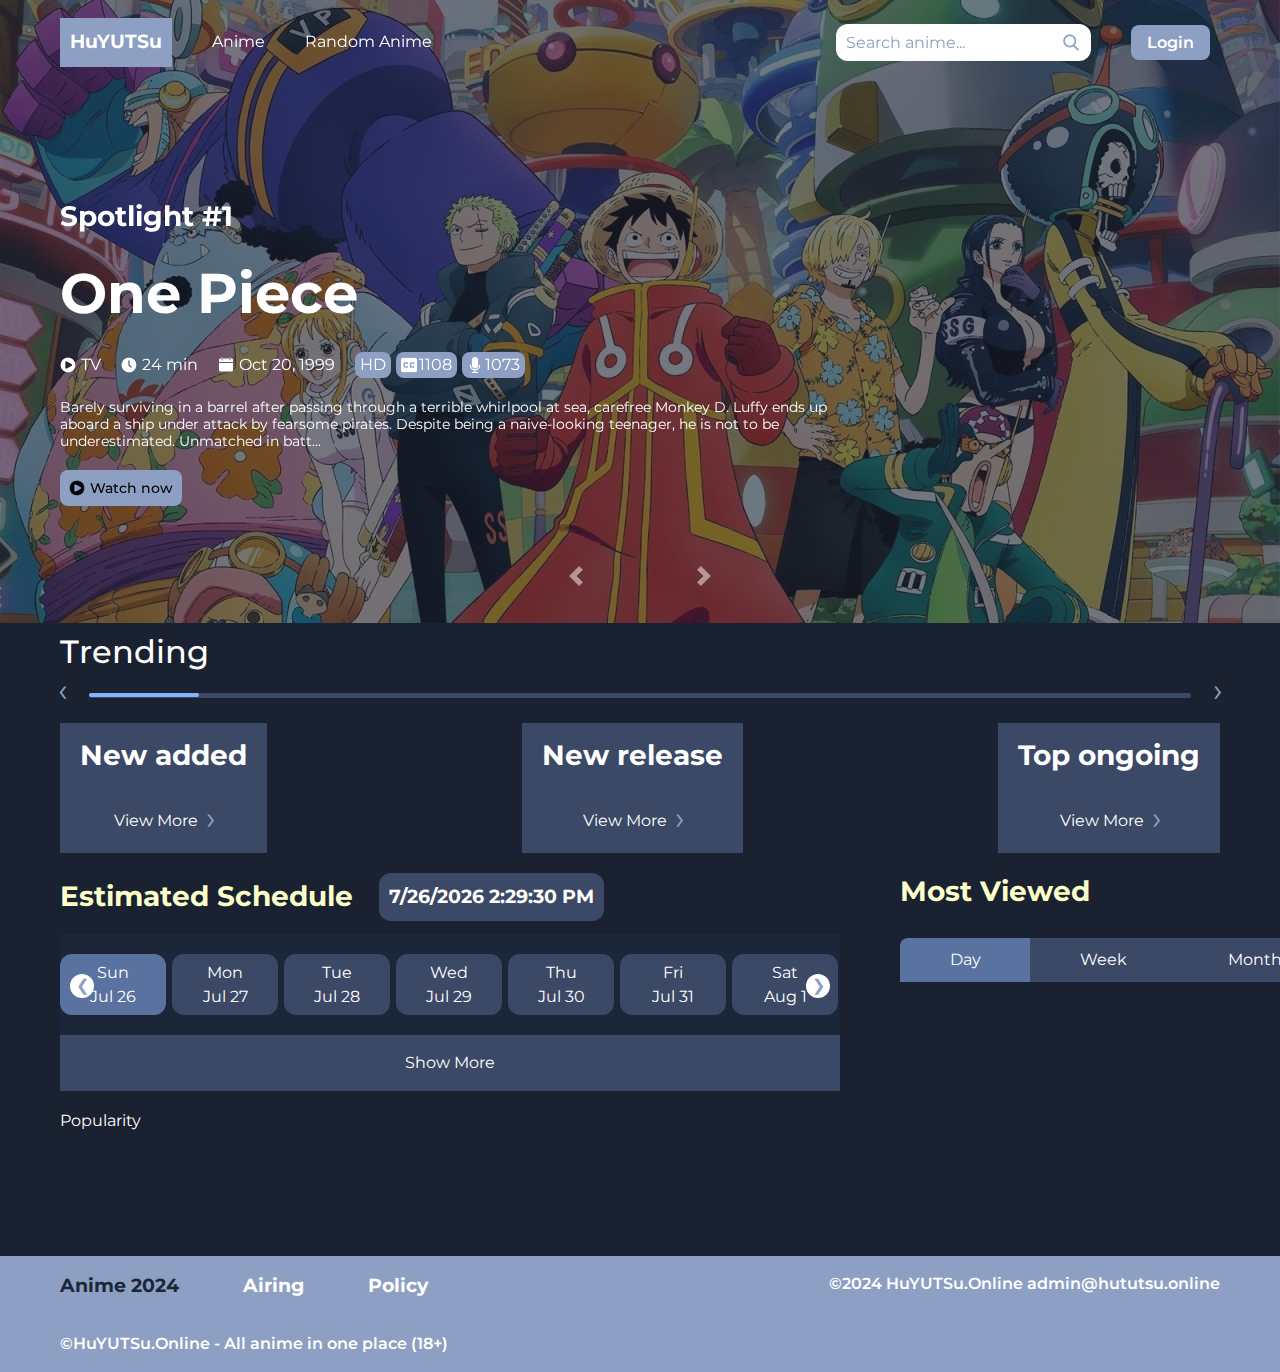
<file: index.html>
<!DOCTYPE html>
<html lang="en">
<head>
    <meta charset="UTF-8">
    <meta name="viewport" content="width=device-width, initial-scale=1.0">
    <link rel="stylesheet" href="https://cdn.jsdelivr.net/npm/bootstrap@4.3.1/dist/css/bootstrap.min.css" integrity="sha384-ggOyR0iXCbMQv3Xipma34MD+dH/1fQ784/j6cY/iJTQUOhcWr7x9JvoRxT2MZw1T" crossorigin="anonymous"> 
    <link rel="preconnect" href="https://fonts.googleapis.com">
    <link rel="preconnect" href="https://fonts.gstatic.com" crossorigin>
    <link href="https://fonts.googleapis.com/css2?family=Montserrat:ital,wght@0,100..900;1,100..900&display=swap" rel="stylesheet">
    <link rel="stylesheet" href="assets/style.css">
    <title>asdas</title>
</head>
<body>
  <div class="screen-blur"></div>
  <!-- <div class="header-contain">
    <ul class="header-list">
      <li class="header-title header-element">Huyutsu</li>
      <li class="header-element">Anime</li>
      <li class="header-element">Random Anime</li>
    </ul>
    <div class="header-list-2">
       <input type="text" class="header-element" placeholder="Search anime...">
      <div class="login">Login</div>
    </div>
  </div> -->
  <my-header></my-header>

    <div id="carouselExampleControls" class="carousel slide" data-ride="carousel" data-bs-interval="10">
        <div class="carousel-inner" >
        </div>
        <a class="carousel-control-prev" href="#carouselExampleControls" role="button" data-slide="prev">
          <span class="carousel-control-prev-icon" aria-hidden="true"></span>
          <span class="sr-only">Previous</span>
        </a>
        <a class="carousel-control-next" href="#carouselExampleControls" role="button" data-slide="next">
          <span class="carousel-control-next-icon" aria-hidden="true"></span>
          <span class="sr-only">Next</span>
        </a>
      </div>
      <div class="container-1">
        <div class="wrapper">
          <div class="h2" style="color: #ffff;">Trending</div>
          <div class="anime-list" id="anime-list">
            
          </div>
          <div class="scroll-menu">
            <div class="anime-car-prev chevron">&lsaquo;  </div>
              <div class="scrollbar-wrapper">
                <div class="scroll-bar"></div>
              </div>
              <div class="anime-car-next chevron">&rsaquo;</div>
            </div>
          </div>
      </div>

      <!-- <section class="new-top">
        <div class="container-1">
          <div class="new-added">
            <h3 class="another-color" style="color: #ffff;">New added</h3>
              <div class="new-added-anime another-color">
                <img src="assets/Images/Naruto.jpg" alt="">
                
                <div class="new-added-anime-desk">
                  <div class="new-added-anime-name">Naruto</div>
                  <ul class="new-added-anime-desk-list">
                    <li class="new-added-anime-element">Anime</li>
                    <li class="new-added-anime-element"><img src="assets/Images/Ellipse 13.png" alt="">Ep 1</li>
                    <li class="new-added-anime-element"><img src="assets/Images/Ellipse 13.png" alt="">21 min</li>
                  </ul>
                </div>
              </div>
              <div class="new-added-anime another-color">
                <img src="assets/Images/Naruto.jpg" alt="">
                
                <div class="new-added-anime-desk">
                  <div class="new-added-anime-name">Naruto</div>
                  <ul class="new-added-anime-desk-list">
                    <li class="new-added-anime-element">Anime</li>
                    <li class="new-added-anime-element"><img src="assets/Images/Ellipse 13.png" alt="">Ep 1</li>
                    <li class="new-added-anime-element"><img src="assets/Images/Ellipse 13.png" alt="">21 min</li>
                  </ul>
                </div>
              </div>
              <div class="new-added-anime another-color">
                <img src="assets/Images/Naruto.jpg" alt="">
                <div class="new-added-anime-desk">
                  <div class="new-added-anime-name">Naruto</div>
                  <ul class="new-added-anime-desk-list">
                    <li class="new-added-anime-element">Anime</li>
                    <li class="new-added-anime-element"><img src="assets/Images/Ellipse 13.png" alt="">Ep 1</li>
                    <li class="new-added-anime-element"><img src="assets/Images/Ellipse 13.png" alt="">21 min</li>
                  </ul>
                </div>
              </div>
              <div class="view-more another-color">View More</div>
          </div>
          <div class="new-added">
            <h3 class="another-color" style="color: #ffff;">New release</h3>
              <div class="new-added-anime another-color">
                <img src="assets/Images/Naruto.jpg" alt="">
                
                <div class="new-added-anime-desk">
                  <div class="new-added-anime-name">Naruto</div>
                  <ul class="new-added-anime-desk-list">
                    <li class="new-added-anime-element">Anime</li>
                    <li class="new-added-anime-element"><img src="assets/Images/Ellipse 13.png" alt="">Ep 1</li>
                    <li class="new-added-anime-element"><img src="assets/Images/Ellipse 13.png" alt="">21 min</li>
                  </ul>
                </div>
              </div>
              <div class="new-added-anime another-color">
                <img src="assets/Images/Naruto.jpg" alt="">
                
                <div class="new-added-anime-desk">
                  <div class="new-added-anime-name">Naruto</div>
                  <ul class="new-added-anime-desk-list">
                    <li class="new-added-anime-element">Anime</li>
                    <li class="new-added-anime-element"><img src="assets/Images/Ellipse 13.png" alt="">Ep 1</li>
                    <li class="new-added-anime-element"><img src="assets/Images/Ellipse 13.png" alt="">21 min</li>
                  </ul>
                </div>
              </div>
              <div class="new-added-anime another-color">
                <img src="assets/Images/Naruto.jpg" alt="">
                <div class="new-added-anime-desk">
                  <div class="new-added-anime-name">Naruto</div>
                  <ul class="new-added-anime-desk-list">
                    <li class="new-added-anime-element">Anime</li>
                    <li class="new-added-anime-element"><img src="assets/Images/Ellipse 13.png" alt="">Ep 1</li>
                    <li class="new-added-anime-element"><img src="assets/Images/Ellipse 13.png" alt="">21 min</li>
                  </ul>
                </div>
              </div>
              <div class="view-more another-color">View More</div>
          </div>
          <div class="new-added">
            <h3 class="another-color" style="color: #ffff;">Top ongoing</h3>
              <div class="new-added-anime another-color">
                <img src="assets/Images/Naruto.jpg" alt="">
                
                <div class="new-added-anime-desk">
                  <div class="new-added-anime-name">Naruto</div>
                  <ul class="new-added-anime-desk-list">
                    <li class="new-added-anime-element">Anime</li>
                    <li class="new-added-anime-element"><img src="assets/Images/Ellipse 13.png" alt="">Ep 1</li>
                    <li class="new-added-anime-element"><img src="assets/Images/Ellipse 13.png" alt="">21 min</li>
                  </ul>
                </div>
              </div>
              <div class="new-added-anime another-color">
                <img src="assets/Images/Naruto.jpg" alt="">
                
                <div class="new-added-anime-desk">
                  <div class="new-added-anime-name">Naruto</div>
                  <ul class="new-added-anime-desk-list">
                    <li class="new-added-anime-element">Anime</li>
                    <li class="new-added-anime-element"><img src="assets/Images/Ellipse 13.png" alt="">Ep 1</li>
                    <li class="new-added-anime-element"><img src="assets/Images/Ellipse 13.png" alt="">21 min</li>
                  </ul>
                </div>
              </div>
              <div class="new-added-anime another-color">
                <img src="assets/Images/Naruto.jpg" alt="">
                <div class="new-added-anime-desk">
                  <div class="new-added-anime-name">Naruto</div>
                  <ul class="new-added-anime-desk-list">
                    <li class="new-added-anime-element">Anime</li>
                    <li class="new-added-anime-element"><img src="assets/Images/Ellipse 13.png" alt="">Ep 1</li>
                    <li class="new-added-anime-element"><img src="assets/Images/Ellipse 13.png" alt="">21 min</li>
                  </ul>
                </div>
              </div>
              <div class="view-more another-color">View More</div>  
          </div>
        </div>
      </section> -->
      <div class="container-1">
        <section class="new-top">
              <div id="new-added" class="new-added">
                  <h3 class="new-another-color new-added-1" style="color: #ffff;">New added</h3>
                  <div id="new-added-list"></div>
                  <div class="view-more new-another-color">View More <span class="chevron">&rsaquo;</span></div>
              </div>
              <div id="new-release" class="new-added">
                  <h3 class="new-another-color new-added-1" style="color: #ffff;">New release</h3>
                  <div id="new-release-list"></div>
                  <div class="view-more new-another-color">View More <span class="chevron">&rsaquo;</span></div>
              </div>
              <div id="top-ongoing" class="new-added">
                  <h3 class="new-another-color new-added-1" style="color: #ffff;">Top ongoing</h3>
                  <div id="top-ongoing-list"></div>
                  <div class="view-more new-another-color">View More <span class="chevron">&rsaquo;</span></div>
              </div>
        </section>
      </div>

    <div class="container-1">
      <!-- <div class="schedule-rate">
        <section class="estimated-schedule">
          <div class="estimated-schedule-header">
            <h2>Estimated Schedule</h2>
            <div class="today-date"></div>
            </div>
            <div class="date-carousel-wrapper">
              <button class="date-carousel-btn left">&#10094;</button>
              <div class="date-carousel">
                <div class="date-cell">Fri <span class="date">June 14</span></div>
                <div class="date-cell">Fri <span class="date">June 14</span></div>
                <div class="date-cell">Fri <span class="date">June 14</span></div>
                <div class="date-cell">Fri <span class="date">June 14</span></div>
                <div class="date-cell">Fri <span class="date">June 14</span></div>
                <div class="date-cell">Fri <span class="date">June 14</span></div>
                <div class="date-cell">Fri <span class="date">June 14</span></div>
                <div class="date-cell">Fri <span class="date">June 14</span></div>
                <div class="date-cell">Fri <span class="date">June 14</span></div>
                <div class="date-cell">Fri <span class="date">June 14</span></div>
                <div class="date-cell">Fri <span class="date">June 15</span></div>
                <div class="date-cell">Fri <span class="date">June 16</span></div>
                <div class="date-cell">Fri <span class="date">June 17</span></div>
                <div class="date-cell">Fri <span class="date">June 18</span></div>
              </div>
              <button class="date-carousel-btn right">&#10095;</button>
            </div>
            <div class="series-rel">
              <div class="new-ser">
                <div class="date-name">
                <div class="new-ser-rel-time">1:00</div>
                <div class="anime-name">My hero akademia</div>
              </div>
                <div class="episode"><img src="assets/Images/player button.png" alt="">Episode 12</div>
              </div>
              <div class="new-ser">
                <div class="date-name">
                <div class="new-ser-rel-time">1:00</div>
                <div class="anime-name">My hero akademia</div>
              </div>
                <div class="episode"><img src="assets/Images/player button.png" alt="">Episode 12</div>
              </div>
              <div class="new-ser">
                <div class="date-name">
                <div class="new-ser-rel-time">1:00</div>
                <div class="anime-name">My hero akademia</div>
              </div>
                <div class="episode"><img src="assets/Images/player button.png" alt="">Episode 12</div>
              </div>
              <div class="new-ser">
                <div class="date-name">
                <div class="new-ser-rel-time">1:00</div>
                <div class="anime-name">My hero akademia</div>
              </div>
                <div class="episode"><img src="assets/Images/player button.png" alt="">Episode 12</div>
              </div>
              <div class="new-ser">
                <div class="date-name">
                <div class="new-ser-rel-time">1:00</div>
                <div class="anime-name">My hero akademia</div>
              </div>
                <div class="episode"><img src="assets/Images/player button.png" alt="">Episode 12</div>
              </div>
              <div class="new-ser">
                <div class="date-name">
                <div class="new-ser-rel-time">1:00</div>
                <div class="anime-name">My hero akademia</div>
              </div>
                <div class="episode"><img src="assets/Images/player button.png" alt="">Episode 12</div>
              </div>
            </div>
            <div class="show-more">Show More</div>
        </section>
        <aside class="most-viewed"><h2>Most Viewed</h2></aside>
      </div> -->
      <div class="schedule-rate">
        <section class="estimated-schedule">
          <div class="estimated-schedule-header">
            <h2>Estimated Schedule</h2>
            <div class="today-date"></div>
          </div>
          <div class="date-carousel-wrapper">
            <button class="date-carousel-btn left">&#10094;</button>
            <div class="date-carousel" id="date-carousel">
            </div>
            <button class="date-carousel-btn right">&#10095;</button>
          </div>
          <div class="series-rel" id="series-rel">
          </div>
          <!-- <div class="show-more">Show More</div> -->
        </section>
        <!-- <aside class="most-viewed">
          <h2>Most Viewed</h2>
            <div class="most-viewed-wrapper">
              <div class="day-week-month">
                <div class="day-week-month-element day">Day</div>
                <div class="day-week-month-element week">Week</div>
                <div class="day-week-month-element month">Month</div>
              </div>
              <div class="most-viewed-anime">
                <div class="counter">01</div>
                <div class="most-viewed-anime-element">
                  <img src="assets/Images/Naruto.jpg" alt="">
                  <div class="most-viewed-anime-element-content">
                    <div class="most-viewed-anime-title">Naruto</div>
                    <div class="likes-views">
                      <div class="views">
                        <img src="assets/Images/eye.png" alt="">
                        482k
                      </div> 
                      <div class="likes">
                        <img src="assets/Images/heart.png" alt="">
                        50k
                      </div>
                    </div>
                  </div>
                </div>
              </div>
              <div class="most-viewed-anime">
                <div class="counter">02</div>
                <div class="most-viewed-anime-element">
                  <img src="assets/Images/Naruto.jpg" alt="">
                  <div class="most-viewed-anime-element-content">
                    <div class="most-viewed-anime-title">Naruto</div>
                    <div class="likes-views">
                      <div class="views">
                        <img src="assets/Images/eye.png" alt="">
                        482k
                      </div> 
                      <div class="likes">
                        <img src="assets/Images/heart.png" alt="">
                        50k
                      </div>
                    </div>
                  </div>
                </div>
              </div>
              <div class="most-viewed-anime">
                <div class="counter">03</div>
                <div class="most-viewed-anime-element">
                  <img src="assets/Images/Naruto.jpg" alt="">
                  <div class="most-viewed-anime-element-content">
                    <div class="most-viewed-anime-title">Naruto</div>
                    <div class="likes-views">
                      <div class="views">
                        <img src="assets/Images/eye.png" alt="">
                        482k
                      </div> 
                      <div class="likes">
                        <img src="assets/Images/heart.png" alt="">
                        50k
                      </div>
                    </div>
                  </div>
                </div>
              </div>
              <div class="most-viewed-anime">
                <div class="counter">04</div>
                <div class="most-viewed-anime-element">
                  <img src="assets/Images/Naruto.jpg" alt="">
                  <div class="most-viewed-anime-element-content">
                    <div class="most-viewed-anime-title">Naruto</div>
                    <div class="likes-views">
                      <div class="views">
                        <img src="assets/Images/eye.png" alt="">
                        482k
                      </div> 
                      <div class="likes">
                        <img src="assets/Images/heart.png" alt="">
                        50k
                      </div>
                    </div>
                  </div>
                </div>
              </div>
              <div class="most-viewed-anime">
                <div class="counter">05</div>
                <div class="most-viewed-anime-element">
                  <img src="assets/Images/Naruto.jpg" alt="">
                  <div class="most-viewed-anime-element-content">
                    <div class="most-viewed-anime-title">Naruto</div>
                    <div class="likes-views">
                      <div class="views">
                        <img src="assets/Images/eye.png" alt="">
                        482k
                      </div> 
                      <div class="likes">
                        <img src="assets/Images/heart.png" alt="">
                        50k
                      </div>
                    </div>
                  </div>
                </div>
              </div>
          </div>
        </aside> -->
        <aside class="most-viewed">
          <h2>Most Viewed</h2>
          <div class="most-viewed-wrapper">
            <div class="day-week-month">
              <div class="day-week-month-element day" data-period="day">Day</div>
              <div class="day-week-month-element week" data-period="week">Week</div>
              <div class="day-week-month-element month" data-period="month">Month</div>
            </div>
            <div id="most-viewed-anime-container"></div>
          </div>
        </aside>
        
      </div>
    </div>

    <div class="container-1">
      <div class="recently-updated">
        <a href="popularity.html"><h2>Popularity</h2></a>
        <div class="recently-updated-content" id="popular-anime-list">
          <!-- <div class="recently-updated-card">
            <img src="assets/Images/Naruto.jpg" alt="">
            <div class="card-episods">1181 EPS</div>
            <div class="recently-card-information">
              <div class="card-anime-title">Naruto</div>
                <div class="rec-card-desk"> 
                  <div class="format">TV</div>
                  <div class="dot"></div>
                  <div class="card-anime-date">Oct 3, 2002</div>
                </div>
            </div>
          </div>
          <div class="recently-updated-card">
            <img src="assets/Images/Naruto.jpg" alt="">
            <div class="card-episods">1181 EPS</div>
            <div class="recently-card-information">
              <div class="card-anime-title">Naruto</div>
                <div class="rec-card-desk"> 
                  <div class="format">TV</div>
                  <div class="dot"></div>
                  <div class="card-anime-date">Oct 3, 2002</div>
                </div>
            </div>
          </div>
          <div class="recently-updated-card">
            <img src="assets/Images/Naruto.jpg" alt="">
            <div class="card-episods">1181 EPS</div>
            <div class="recently-card-information">
              <div class="card-anime-title">Naruto</div>
                <div class="rec-card-desk"> 
                  <div class="format">TV</div>
                  <div class="dot"></div>
                  <div class="card-anime-date">Oct 3, 2002</div>
                </div>
            </div>
          </div>
          <div class="recently-updated-card">
            <img src="assets/Images/Naruto.jpg" alt="">
            <div class="card-episods">1181 EPS</div>
            <div class="recently-card-information">
              <div class="card-anime-title">Naruto</div>
                <div class="rec-card-desk"> 
                  <div class="format">TV</div>
                  <div class="dot"></div>
                  <div class="card-anime-date">Oct 3, 2002</div>
                </div>
            </div>
          </div>
          <div class="recently-updated-card">
            <img src="assets/Images/Naruto.jpg" alt="">
            <div class="card-episods">1181 EPS</div>
            <div class="recently-card-information">
              <div class="card-anime-title">Naruto</div>
                <div class="rec-card-desk"> 
                  <div class="format">TV</div>
                  <div class="dot"></div>
                  <div class="card-anime-date">Oct 3, 2002</div>
                </div>
            </div>
          </div>
          <div class="recently-updated-card">
            <img src="assets/Images/Naruto.jpg" alt="">
            <div class="card-episods">1181 EPS</div>
            <div class="recently-card-information">
              <div class="card-anime-title">Naruto</div>
                <div class="rec-card-desk"> 
                  <div class="format">TV</div>
                  <div class="dot"></div>
                  <div class="card-anime-date">Oct 3, 2002</div>
                </div>
            </div>
          </div>
          <div class="recently-updated-card">
            <img src="assets/Images/Naruto.jpg" alt="">
            <div class="card-episods">1181 EPS</div>
            <div class="recently-card-information">
              <div class="card-anime-title">Naruto</div>
                <div class="rec-card-desk"> 
                  <div class="format">TV</div>
                  <div class="dot"></div>
                  <div class="card-anime-date">Oct 3, 2002</div>
                </div>
            </div>
          </div>
          <div class="recently-updated-card">
            <img src="assets/Images/Naruto.jpg" alt="">
            <div class="card-episods">1181 EPS</div>
            <div class="recently-card-information">
              <div class="card-anime-title">Naruto</div>
                <div class="rec-card-desk"> 
                  <div class="format">TV</div>
                  <div class="dot"></div>
                  <div class="card-anime-date">Oct 3, 2002</div>
                </div>
            </div>
          </div>
          <div class="recently-updated-card">
            <img src="assets/Images/Naruto.jpg" alt="">
            <div class="card-episods">1181 EPS</div>
            <div class="recently-card-information">
              <div class="card-anime-title">Naruto</div>
                <div class="rec-card-desk"> 
                  <div class="format">TV</div>
                  <div class="dot"></div>
                  <div class="card-anime-date">Oct 3, 2002</div>
                </div>
            </div>
          </div>
          <div class="recently-updated-card">
            <img src="assets/Images/Naruto.jpg" alt="">
            <div class="card-episods">1181 EPS</div>
            <div class="recently-card-information">
              <div class="card-anime-title">Naruto</div>
                <div class="rec-card-desk"> 
                  <div class="format">TV</div>
                  <div class="dot"></div>
                  <div class="card-anime-date">Oct 3, 2002</div>
                </div>
            </div>
          </div>
          <div class="recently-updated-card">
            <img src="assets/Images/Naruto.jpg" alt="">
            <div class="card-episods">1181 EPS</div>
            <div class="recently-card-information">
              <div class="card-anime-title">Naruto</div>
                <div class="rec-card-desk"> 
                  <div class="format">TV</div>
                  <div class="dot"></div>
                  <div class="card-anime-date">Oct 3, 2002</div>
                </div>
            </div>
          </div>
          <div class="recently-updated-card">
            <img src="assets/Images/Naruto.jpg" alt="">
            <div class="card-episods">1181 EPS</div>
            <div class="recently-card-information">
              <div class="card-anime-title">Naruto</div>
                <div class="rec-card-desk"> 
                  <div class="format">TV</div>
                  <div class="dot"></div>
                  <div class="card-anime-date">Oct 3, 2002</div>
                </div>
            </div>
          </div> -->
        </div>
      </div>
    </div>
    <my-footer></my-footer>


    <script src="https://code.jquery.com/jquery-3.3.1.slim.min.js" integrity="sha384-q8i/X+965DzO0rT7abK41JStQIAqVgRVzpbzo5smXKp4YfRvH+8abtTE1Pi6jizo" crossorigin="anonymous"></script>
    <script src="https://cdn.jsdelivr.net/npm/popper.js@1.14.7/dist/umd/popper.min.js" integrity="sha384-UO2eT0CpHqdSJQ6hJty5KVphtPhzWj9WO1clHTMGa3JDZwrnQq4sF86dIHNDz0W1" crossorigin="anonymous"></script>
    <script src="https://cdn.jsdelivr.net/npm/bootstrap@4.3.1/dist/js/bootstrap.min.js" integrity="sha384-JjSmVgyd0p3pXB1rRibZUAYoIIy6OrQ6VrjIEaFf/nJGzIxFDsf4x0xIM+B07jRM" crossorigin="anonymous"></script>
    <script src="assets/main-slider.js"></script>
    <script src="assets/script.js"></script>
    <script src="assets/new-top.js"></script>
    <script src="assets/js/time.js"></script>
    <script src="assets/js/series.js"></script>
    <script src="assets/js/most-view.js" type="module"></script>
    <script src="assets/js/popularity.js"></script>
    <script src="assets/js/login.js"></script>
</body>
</html>
</file>
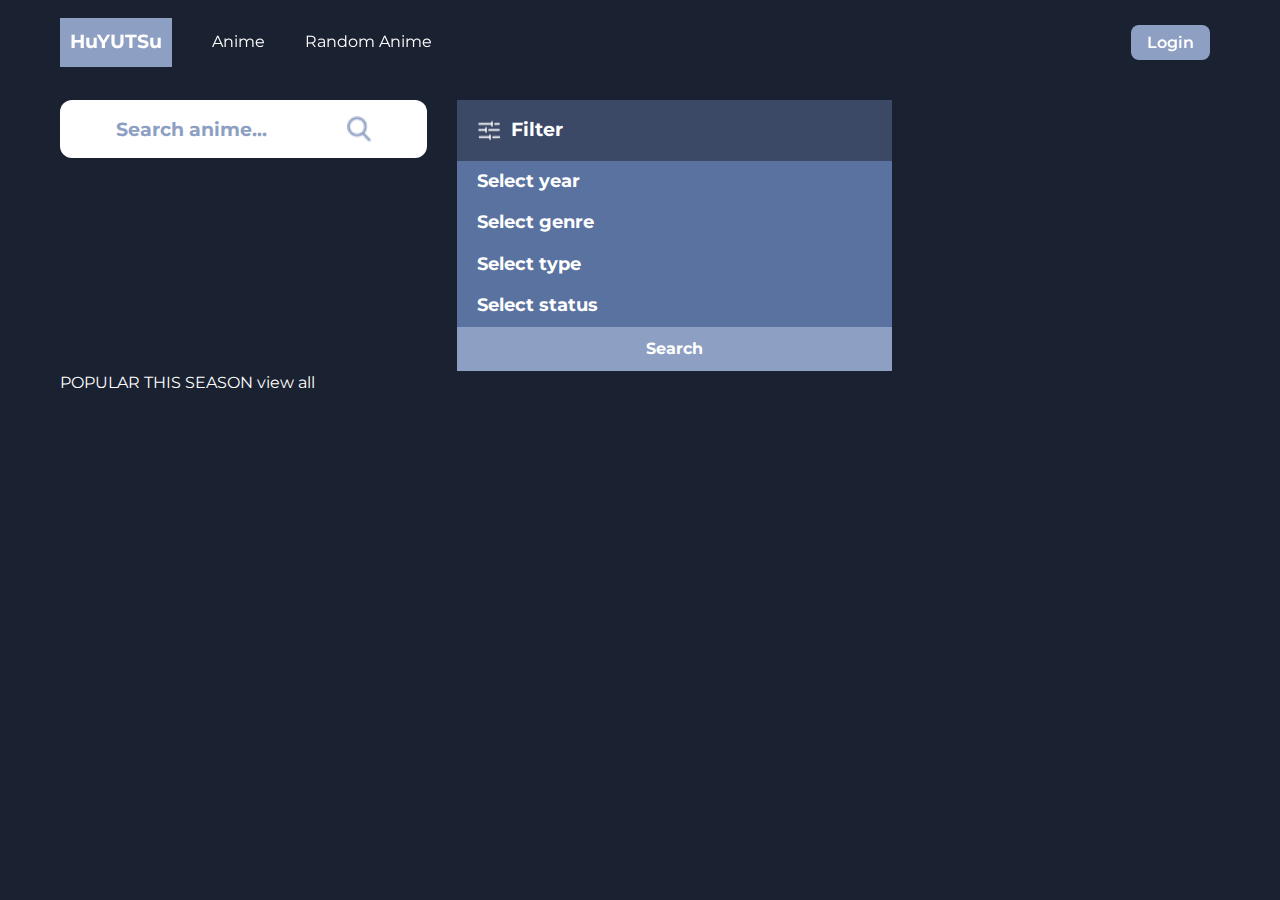
<file: filter.html>
<!DOCTYPE html>
<html lang="en">
<head>
    <meta charset="UTF-8">
    <meta name="viewport" content="width=device-width, initial-scale=1.0">
    <link rel="stylesheet" href="https://cdn.jsdelivr.net/npm/bootstrap@4.3.1/dist/css/bootstrap.min.css" integrity="sha384-ggOyR0iXCbMQv3Xipma34MD+dH/1fQ784/j6cY/iJTQUOhcWr7x9JvoRxT2MZw1T" crossorigin="anonymous">
    <link rel="preconnect" href="https://fonts.googleapis.com">
    <link rel="preconnect" href="https://fonts.gstatic.com" crossorigin>
    <link href="https://fonts.googleapis.com/css2?family=Montserrat:ital,wght@0,100..900;1,100..900&display=swap" rel="stylesheet">
    <link rel="stylesheet" href="assets/style.css">
    <title>Filter</title>
</head>
<body>
<div class="header-contain">
    <ul class="header-list">
        <li class="header-title header-element"><a href="index.html">HuYUTSu</a></li>
        <li class="header-element">Anime</li>
        <li class="header-element">Random Anime</li>
    </ul>
    <div class="header-list-2">
        <div class="login">Login</div>
    </div>
</div>
<div class="login-screen hide">
    <div class="login-content">
        <div class="welcome">Welcome back!</div>
        <div class="email">
            <h4>EMAIL ADDRES:</h4>
            <input type="email" placeholder="name@email.com"/>
        </div>
        <div class="password">
            <div class="pass-cont">
                <h4>PASSWORD:</h4>
                <h5 class="forg-pass"><a href="#">Forgot password?</a></h5>
            </div>
            <input type="password" name="" id="" placeholder="Password" />
        </div>
        <div class="remember">
            <div class="remem-check"><div class="rem-check"></div></div>
            <span>Do not remember me</span>
        </div>
        <button class="login-button">Login</button>
        <div class="register-acc">
            <span>Do not have an account?</span>
            <a class="reg-acc" href="#">Register</a>
        </div>
    </div>
    <div class="register-content">
        <div class="reg-welcome">Create an Account</div>
        <div class="username">
            <h4>USERNAME:</h4>
            <input type="text" placeholder="Username"/>
        </div>
        <div class="email">
            <h4>EMAIL ADDRES:</h4>
            <input type="email" placeholder="name@email.com"/>
        </div>
        <div class="password">
            <h4>PASSWORD:</h4>
            <input type="password" name="" id="" placeholder="Password" />
        </div>
        <div class="password">
            <h4>CONFIRM PASSWORD:</h4>
            <input type="password" name="" id="" placeholder="Password" />
        </div>
        <button class="reg-button">Register</button>
        <div class="have-acc">
            Have an account
            <a class="log-acc" href="#">Login</a>
        </div>
    </div>
</div>
<div class="filter-page">
    <div class="searcher">
        <input type="text" class="header-element" placeholder="Search anime...">
    </div>
    <div class="filter-responsive">
        <div class="filter">
            <div class="title-filter"><img src="assets/Images/settings.png" alt="">Filter</div>
            <div class="filter-section">
                <div class="filter-category" id="year-filter">
                    <h4>Select year</h4>
                    <div class="filter-content">
                        <div class="filter-options" id="year-options">
                            <!-- Add checkboxes for years here -->
                            <label><input type="checkbox" value="2024"> 2024</label>
                            <label><input type="checkbox" value="2015"> 2015</label>
                            <label><input type="checkbox" value="2006"> 2006</label>
                            <label><input type="checkbox" value="1997"> 1997</label>
                            <label><input type="checkbox" value="2023"> 2023</label>
                            <label><input type="checkbox" value="2014"> 2014</label>
                            <label><input type="checkbox" value="2005"> 2005</label>
                            <label><input type="checkbox" value="1996"> 1996</label>
                            <label><input type="checkbox" value="2022"> 2022</label>
                            <label><input type="checkbox" value="2013"> 2013</label>
                            <label><input type="checkbox" value="2004"> 2004</label>
                            <label><input type="checkbox" value="1995"> 1995</label>
                            <label><input type="checkbox" value="2021"> 2021</label>
                            <label><input type="checkbox" value="2012"> 2012</label>
                            <label><input type="checkbox" value="2003"> 2003</label>
                            <label><input type="checkbox" value="1994"> 1994</label>
                            <label><input type="checkbox" value="2020"> 2020</label>
                            <label><input type="checkbox" value="2011"> 2011</label>
                            <label><input type="checkbox" value="2002"> 2002</label>
                            <label><input type="checkbox" value="1993"> 1993</label>
                            <label><input type="checkbox" value="2019"> 2019</label>
                            <label><input type="checkbox" value="2010"> 2010</label>
                            <label><input type="checkbox" value="2001"> 2001</label>
                            <label><input type="checkbox" value="1992"> 1992</label>
                            <label><input type="checkbox" value="2018"> 2018</label>
                            <label><input type="checkbox" value="2009"> 2009</label>
                            <label><input type="checkbox" value="2000"> 2000</label>
                            <label><input type="checkbox" value="1991"> 1991</label>
                            <label><input type="checkbox" value="2017"> 2017</label>
                            <label><input type="checkbox" value="2008"> 2008</label>
                            <label><input type="checkbox" value="1999"> 1999</label>
                            <label><input type="checkbox" value="1990"> 1990</label>
                            <label><input type="checkbox" value="2016"> 2016</label>
                            <label><input type="checkbox" value="2007"> 2007</label>
                            <label><input type="checkbox" value="1998"> 1998</label>
                            <label><input type="checkbox" value="1989"> 1989</label>

                            <!-- Repeat for other years -->
                        </div>
                    </div>
                </div>
                <div class="filter-category" id="genre-filter">
                    <h4>Select genre</h4>
                    <div class="filter-content">
                        <div class="filter-options" id="genre-options">
                            <!-- Add checkboxes for genres here -->
                            <label><input type="checkbox" value="Action"> Action</label>
                            <label><input type="checkbox" value="Super Power"> Super Power</label>
                            <label><input type="checkbox" value="Fantasy"> Fantasy</label>
                            <label><input type="checkbox" value="Mahou Shoujo"> Mahou Shoujo</label>
                            <label><input type="checkbox" value="Harem"> Harem</label>
                            <label><input type="checkbox" value="Reverse Harem"> Reverse Harem</label>
                            <label><input type="checkbox" value="Sci-Fi"> Sci-Fi</label>
                            <label><input type="checkbox" value="Music"> Music</label>
                            <label><input type="checkbox" value="Demons"> Demons</label>
                            <label><input type="checkbox" value="Adventure"> Adventure</label>
                            <label><input type="checkbox" value="Josei"> Josei</label>
                            <label><input type="checkbox" value="Mystery"> Mystery</label>
                            <label><input type="checkbox" value="Martial Arts"> Martial Arts</label>
                            <label><input type="checkbox" value="Slice of Life"> Slice of Life</label>
                            <label><input type="checkbox" value="Space"> Space</label>
                            <label><input type="checkbox" value="Supernatural"> Supernatural</label>
                            <label><input type="checkbox" value="Horror"> Horror</label>
                            <label><input type="checkbox" value="Isekai"> Isekai</label>
                            <label><input type="checkbox" value="Girls Love"> Girls Love</label>
                            <label><input type="checkbox" value="Seinen"> Seinen</label>
                            <label><input type="checkbox" value="Magic"> MAgic</label>
                            <label><input type="checkbox" value="Romance"> Romance</label>
                            <label><input type="checkbox" value="Advant Garde"> Advant Garde</label>
                            <label><input type="checkbox" value="Parody"> Parody</label>
                            <label><input type="checkbox" value="Suspense"> Suspense</label>
                            <label><input type="checkbox" value="Mecha"> Mecha</label>
                            <label><input type="checkbox" value="School"> School</label>
                            <label><input type="checkbox" value="Gourmet"> Gourmet</label>
                            <label><input type="checkbox" value="Shoujo"> Shoujo</label>
                            <label><input type="checkbox" value="Sports"> Sports</label>
                            <label><input type="checkbox" value="Military"> Military</label>
                            <label><input type="checkbox" value="Comedy"> Comedy</label>
                            <label><input type="checkbox" value="Drama"> Drama</label>
                            <label><input type="checkbox" value="Iyashikei"> Iyashikei</label>
                            <label><input type="checkbox" value="Kids"> Kids</label>
                            <label><input type="checkbox" value="Vampire"> Vampire</label>
                            <label><input type="checkbox" value="Boys Love"> Boys Love</label>
                            <label><input type="checkbox" value="Thriller"> Thriller</label>
                            <label><input type="checkbox" value="Psychological"> Psychological</label>
                            <label><input type="checkbox" value="Shounen"> Shounen</label>
                            <label><input type="checkbox" value="Ecchi"> Ecchi</label>


                            <!-- Repeat for other genres -->
                        </div>
                    </div>
                </div>
                <div class="filter-category" id="type-filter">
                    <h4>Select type</h4>
                    <div class="filter-content">
                        <div class="filter-options" id="type-options">
                            <!-- Add checkboxes for types here -->
                            <label><input type="checkbox" value="MOVIE"> Movie</label>
                            <label><input type="checkbox" value="OVA"> OVA</label>
                            <label><input type="checkbox" value="SPECIAL"> Special</label>
                            <label><input type="checkbox" value="TV"> TV</label>
                            <label><input type="checkbox" value="ONA"> ONA</label>
                            <label><input type="checkbox" value="Msuic"> Music</label>

                            <!-- Repeat for other types -->
                        </div>
                    </div>
                </div>
                <div class="filter-category" id="status-filter">
                    <h4>Select status</h4>
                    <div class="filter-content">
                        <div class="filter-options" id="status-options">
                            <!-- Add checkboxes for statuses here -->
                            <label><input type="checkbox" value="RELEASING"> Releasing</label>
                            <label><input type="checkbox" value="FINISHED"> Finished</label>
                            <!-- Repeat for other statuses -->
                        </div>
                    </div>
                </div>
                <button id="apply-filters">Search</button>
            </div>
        </div>
    </div>
</div>
    </div>
    <div class="popular-this-season">
        <div class="popular-this-season-nav">
            POPULAR THIS SEASON
            view all
        </div>
    </div>
    <div class="upcoming-next-season">

    </div>
    <div class="all-time-popular">

    </div>
</div>
<script src="filter.js"></script>
<script src="assets/script.js"></script>
</body>
</html>
</file>
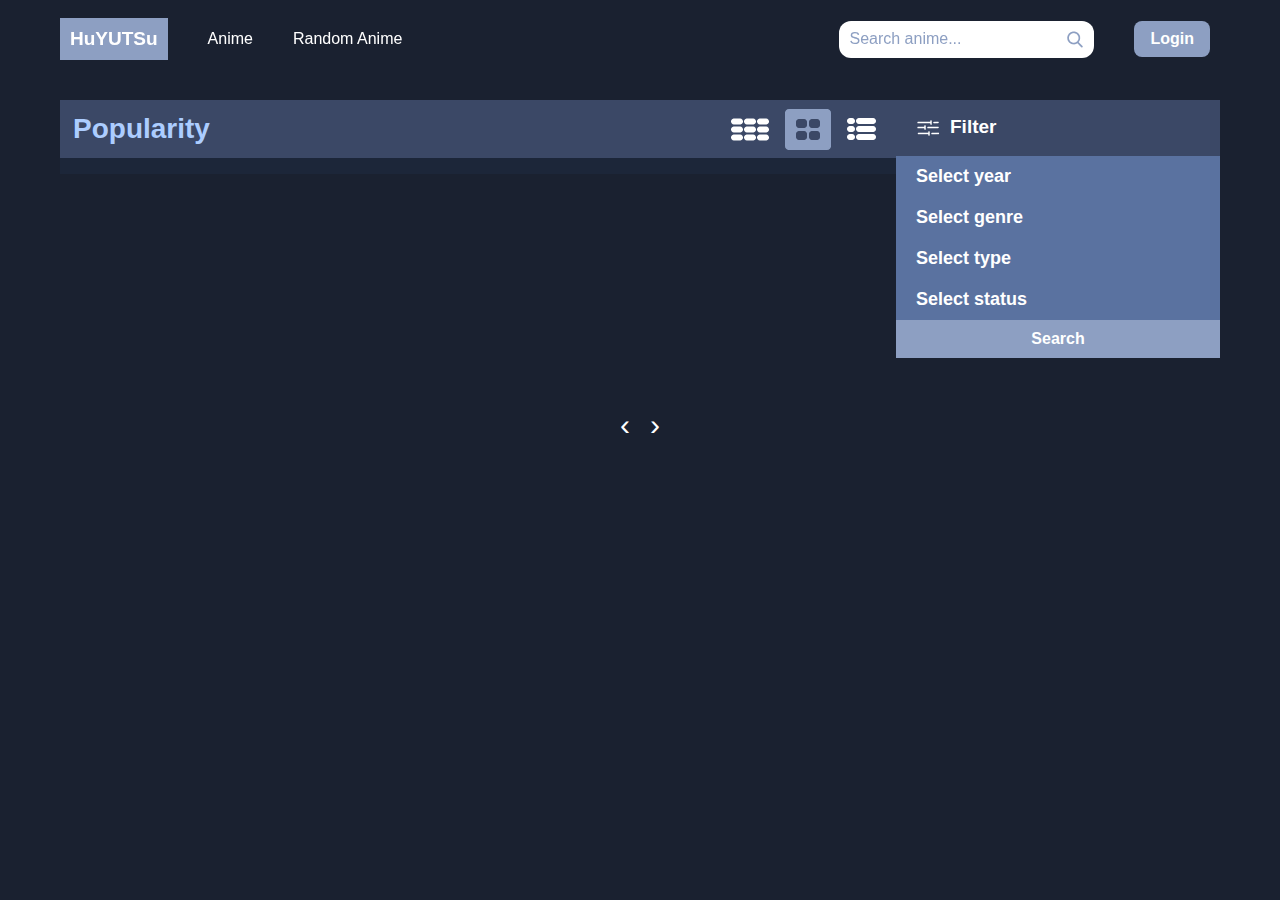
<file: pop-2.html>
<!DOCTYPE html>
<html lang="en">
<head>
    <meta charset="UTF-8">
    <meta name="viewport" content="width=device-width, initial-scale=1.0">
    <title>Document</title>
    <link rel="stylesheet" href="assets/style.css">
    <link rel="stylesheet" href="Popularity/pop-2.css">
</head>
<body>
    <div class="screen-blur"></div>
    <my-header></my-header>
    <div class="container-1" style="padding-top: 100px;">
        <div class="popularity">
        <div class="recently-updated">
            
          <div class="popularity-header">
            <a href="popularity.html"><h3>Popularity</h3></a>
            <div class="popularity-icons">
                <a href="popularity.html"><img src="assets/Images/Icon_1 (1).png" alt=""></a>
                <a href="pop-2.html"><img src="assets/Images/Icon_2 (1).png" alt=""></a>
                <a href=""><img src="assets/Images/Icon_3.png" alt=""></a>
            </div>
        </div>
          <div class="recently-updated-content" id="popular-anime-list">
          </div>
          
        </div>
       
        <div class="filter">
            <div class="title-filter"><img src="assets/Images/settings.png" alt="">Filter</div>
            <div class="filter-section">
                <div class="filter-category" id="year-filter">
                    <h4>Select year</h4>
                    <div class="filter-content">
                        <div class="filter-options" id="year-options">
                            <!-- Add checkboxes for years here -->
                            <label><input type="checkbox" value="2024"> 2024</label>
                            <label><input type="checkbox" value="2015"> 2015</label>
                            <label><input type="checkbox" value="2006"> 2006</label>
                            <label><input type="checkbox" value="1997"> 1997</label>
                            <label><input type="checkbox" value="2023"> 2023</label>
                            <label><input type="checkbox" value="2014"> 2014</label>
                            <label><input type="checkbox" value="2005"> 2005</label>
                            <label><input type="checkbox" value="1996"> 1996</label>
                            <label><input type="checkbox" value="2022"> 2022</label>
                            <label><input type="checkbox" value="2013"> 2013</label>
                            <label><input type="checkbox" value="2004"> 2004</label>
                            <label><input type="checkbox" value="1995"> 1995</label>
                            <label><input type="checkbox" value="2021"> 2021</label>
                            <label><input type="checkbox" value="2012"> 2012</label>
                            <label><input type="checkbox" value="2003"> 2003</label>
                            <label><input type="checkbox" value="1994"> 1994</label>
                            <label><input type="checkbox" value="2020"> 2020</label>
                            <label><input type="checkbox" value="2011"> 2011</label>
                            <label><input type="checkbox" value="2002"> 2002</label>
                            <label><input type="checkbox" value="1993"> 1993</label>
                            <label><input type="checkbox" value="2019"> 2019</label>
                            <label><input type="checkbox" value="2010"> 2010</label>
                            <label><input type="checkbox" value="2001"> 2001</label>
                            <label><input type="checkbox" value="1992"> 1992</label>
                            <label><input type="checkbox" value="2018"> 2018</label>
                            <label><input type="checkbox" value="2009"> 2009</label>
                            <label><input type="checkbox" value="2000"> 2000</label>
                            <label><input type="checkbox" value="1991"> 1991</label>
                            <label><input type="checkbox" value="2017"> 2017</label>
                            <label><input type="checkbox" value="2008"> 2008</label>
                            <label><input type="checkbox" value="1999"> 1999</label>
                            <label><input type="checkbox" value="1990"> 1990</label>
                            <label><input type="checkbox" value="2016"> 2016</label>
                            <label><input type="checkbox" value="2007"> 2007</label>
                            <label><input type="checkbox" value="1998"> 1998</label>
                            <label><input type="checkbox" value="1989"> 1989</label>

                            <!-- Repeat for other years -->
                        </div>
                    </div>
                </div>
                <div class="filter-category" id="genre-filter">
                    <h4>Select genre</h4>
                    <div class="filter-content">
                        <div class="filter-options" id="genre-options">
                            <!-- Add checkboxes for genres here -->
                            <label><input type="checkbox" value="Action"> Action</label>
                            <label><input type="checkbox" value="Super Power"> Super Power</label>
                            <label><input type="checkbox" value="Fantasy"> Fantasy</label>
                            <label><input type="checkbox" value="Mahou Shoujo"> Mahou Shoujo</label>
                            <label><input type="checkbox" value="Harem"> Harem</label>
                            <label><input type="checkbox" value="Reverse Harem"> Reverse Harem</label>
                            <label><input type="checkbox" value="Sci-Fi"> Sci-Fi</label>
                            <label><input type="checkbox" value="Music"> Music</label>
                            <label><input type="checkbox" value="Demons"> Demons</label>
                            <label><input type="checkbox" value="Adventure"> Adventure</label>
                            <label><input type="checkbox" value="Josei"> Josei</label>
                            <label><input type="checkbox" value="Mystery"> Mystery</label>
                            <label><input type="checkbox" value="Martial Arts"> Martial Arts</label>
                            <label><input type="checkbox" value="Slice of Life"> Slice of Life</label>
                            <label><input type="checkbox" value="Space"> Space</label>
                            <label><input type="checkbox" value="Supernatural"> Supernatural</label>
                            <label><input type="checkbox" value="Horror"> Horror</label>
                            <label><input type="checkbox" value="Isekai"> Isekai</label>
                            <label><input type="checkbox" value="Girls Love"> Girls Love</label>
                            <label><input type="checkbox" value="Seinen"> Seinen</label>
                            <label><input type="checkbox" value="Magic"> MAgic</label>
                            <label><input type="checkbox" value="Romance"> Romance</label>
                            <label><input type="checkbox" value="Advant Garde"> Advant Garde</label>
                            <label><input type="checkbox" value="Parody"> Parody</label>
                            <label><input type="checkbox" value="Suspense"> Suspense</label>
                            <label><input type="checkbox" value="Mecha"> Mecha</label>
                            <label><input type="checkbox" value="School"> School</label>
                            <label><input type="checkbox" value="Gourmet"> Gourmet</label>
                            <label><input type="checkbox" value="Shoujo"> Shoujo</label>
                            <label><input type="checkbox" value="Sports"> Sports</label>
                            <label><input type="checkbox" value="Military"> Military</label>
                            <label><input type="checkbox" value="Comedy"> Comedy</label>
                            <label><input type="checkbox" value="Drama"> Drama</label>
                            <label><input type="checkbox" value="Iyashikei"> Iyashikei</label>
                            <label><input type="checkbox" value="Kids"> Kids</label>
                            <label><input type="checkbox" value="Vampire"> Vampire</label>
                            <label><input type="checkbox" value="Boys Love"> Boys Love</label>
                            <label><input type="checkbox" value="Thriller"> Thriller</label>
                            <label><input type="checkbox" value="Psychological"> Psychological</label>
                            <label><input type="checkbox" value="Shounen"> Shounen</label>
                            <label><input type="checkbox" value="Ecchi"> Ecchi</label>  


                            <!-- Repeat for other genres -->
                        </div>
                    </div>
                </div>
                <div class="filter-category" id="type-filter">
                    <h4>Select type</h4>
                    <div class="filter-content">
                        <div class="filter-options" id="type-options">
                            <!-- Add checkboxes for types here -->
                            <label><input type="checkbox" value="MOVIE"> Movie</label>
                            <label><input type="checkbox" value="OVA"> OVA</label>
                            <label><input type="checkbox" value="SPECIAL"> Special</label>
                            <label><input type="checkbox" value="TV"> TV</label>
                            <label><input type="checkbox" value="ONA"> ONA</label>
                            <label><input type="checkbox" value="Msuic"> Music</label>
                            
                            <!-- Repeat for other types -->
                        </div>
                    </div>
                </div>
                <div class="filter-category" id="status-filter">
                    <h4>Select status</h4>
                    <div class="filter-content">
                        <div class="filter-options" id="status-options">
                            <!-- Add checkboxes for statuses here -->
                            <label><input type="checkbox" value="RELEASING"> Releasing</label>
                            <label><input type="checkbox" value="FINISHED"> Finished</label>
                            <!-- Repeat for other statuses -->
                        </div>
                    </div>
                </div>
                <button id="apply-filters">Search</button>
            </div>
        </div>
        </div>
    </div>
    <div class="carousel-controls">
            <button id="prev-button" class="carousel-button">&lsaquo;</button>
            <div id="carousel-indicators" class="carousel-indicators"></div>
            <button id="next-button" class="carousel-button">&rsaquo;</button>
          </div>
    <script src="assets/script.js"></script>
    <script src="Popularity/pop-2.js"></script>
    <script src="assets/js/login.js"></script>
</body>
</html>
</file>
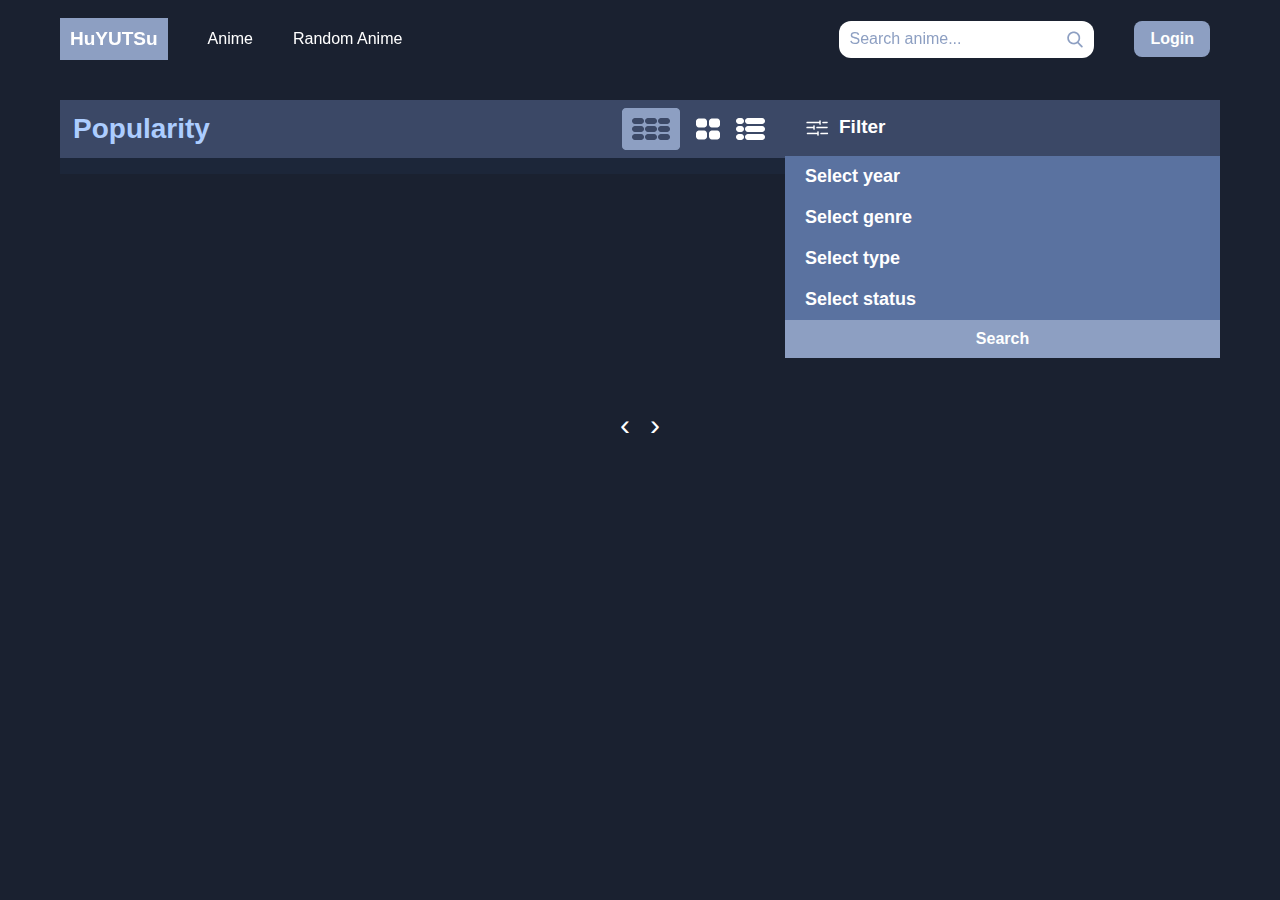
<file: popularity.html>
<!DOCTYPE html>
<html lang="en">
<head>
    <meta charset="UTF-8">
    <meta name="viewport" content="width=device-width, initial-scale=1.0">
    <title>Document</title>
    <link rel="stylesheet" href="assets/style.css">
    <link rel="stylesheet" href="Popularity/pop.css">
</head>
<body>
    <div class="screen-blur"></div>
    <my-header></my-header>
    <div class="container-1" style="padding-top: 100px;">
        <div class="popularity">
        <div class="recently-updated">
            
          <div class="popularity-header">
            <a href="popularity.html"><h3>Popularity</h3></a>
            <div class="popularity-icons">
                <a href=""><img src="assets/Images/Icon_1.png" alt=""></a>
                <a href=""><img src="assets/Images/Icon_2.png" alt=""></a>
                <a href=""><img src="assets/Images/Icon_3.png" alt=""></a>
            </div>
        </div>
          <div class="recently-updated-content" id="popular-anime-list">
          </div>
          
        </div>
        <!-- <div class="filter">
            <div class="title-filter"><img src="assets/Images/settings.png" alt="">Filter</div>
            <div class="filter-options">
                <div>
                    <label for="genre-filter">Genre:</label>
                    <select id="genre-filter">
                        <option value="">All</option>
                        <option value="Action">Action</option>
                        <option value="Adventure">Adventure</option>
                        <option value="Comedy">Comedy</option>
                    </select>
                </div>
                <div>
                    <label for="year-filter">Year:</label>
                    <input type="number" id="year-filter" min="1900" max="2100" step="1">
                </div>
                <div>
                    <label for="type-filter">Type:</label>
                    <select id="type-filter">
                        <option value="">All</option>
                        <option value="TV">TV</option>
                        <option value="OVA">OVA</option>
                        <option value="ONA">ONA</option>
                        <option value="Movie">Movie</option>
                    </select>
                </div>
                <div>
                    <label for="status-filter">Status:</label>
                    <select id="status-filter">
                        <option value="">All</option>
                        <option value="Finished">Finished</option>
                        <option value="Releasing">Releasing</option>
                        <option value="Not yet released">Not yet released</option>
                        <option value="Cancelled">Cancelled</option>
                    </select>
                </div>
                <button id="apply-filters">Apply Filters</button>
            </div>
        </div> -->
        <div class="filter">
            <div class="title-filter"><img src="assets/Images/settings.png" alt="">Filter</div>
            <div class="filter-section">
                <div class="filter-category" id="year-filter">
                    <h4>Select year</h4>
                    <div class="filter-content">
                        <div class="filter-options" id="year-options">
                            <!-- Add checkboxes for years here -->
                            <label><input type="checkbox" value="2024"> 2024</label>
                            <label><input type="checkbox" value="2015"> 2015</label>
                            <label><input type="checkbox" value="2006"> 2006</label>
                            <label><input type="checkbox" value="1997"> 1997</label>
                            <label><input type="checkbox" value="2023"> 2023</label>
                            <label><input type="checkbox" value="2014"> 2014</label>
                            <label><input type="checkbox" value="2005"> 2005</label>
                            <label><input type="checkbox" value="1996"> 1996</label>
                            <label><input type="checkbox" value="2022"> 2022</label>
                            <label><input type="checkbox" value="2013"> 2013</label>
                            <label><input type="checkbox" value="2004"> 2004</label>
                            <label><input type="checkbox" value="1995"> 1995</label>
                            <label><input type="checkbox" value="2021"> 2021</label>
                            <label><input type="checkbox" value="2012"> 2012</label>
                            <label><input type="checkbox" value="2003"> 2003</label>
                            <label><input type="checkbox" value="1994"> 1994</label>
                            <label><input type="checkbox" value="2020"> 2020</label>
                            <label><input type="checkbox" value="2011"> 2011</label>
                            <label><input type="checkbox" value="2002"> 2002</label>
                            <label><input type="checkbox" value="1993"> 1993</label>
                            <label><input type="checkbox" value="2019"> 2019</label>
                            <label><input type="checkbox" value="2010"> 2010</label>
                            <label><input type="checkbox" value="2001"> 2001</label>
                            <label><input type="checkbox" value="1992"> 1992</label>
                            <label><input type="checkbox" value="2018"> 2018</label>
                            <label><input type="checkbox" value="2009"> 2009</label>
                            <label><input type="checkbox" value="2000"> 2000</label>
                            <label><input type="checkbox" value="1991"> 1991</label>
                            <label><input type="checkbox" value="2017"> 2017</label>
                            <label><input type="checkbox" value="2008"> 2008</label>
                            <label><input type="checkbox" value="1999"> 1999</label>
                            <label><input type="checkbox" value="1990"> 1990</label>
                            <label><input type="checkbox" value="2016"> 2016</label>
                            <label><input type="checkbox" value="2007"> 2007</label>
                            <label><input type="checkbox" value="1998"> 1998</label>
                            <label><input type="checkbox" value="1989"> 1989</label>

                            <!-- Repeat for other years -->
                        </div>
                    </div>
                </div>
                <div class="filter-category" id="genre-filter">
                    <h4>Select genre</h4>
                    <div class="filter-content">
                        <div class="filter-options" id="genre-options">
                            <!-- Add checkboxes for genres here -->
                            <label><input type="checkbox" value="Action"> Action</label>
                            <label><input type="checkbox" value="Super Power"> Super Power</label>
                            <label><input type="checkbox" value="Fantasy"> Fantasy</label>
                            <label><input type="checkbox" value="Mahou Shoujo"> Mahou Shoujo</label>
                            <label><input type="checkbox" value="Harem"> Harem</label>
                            <label><input type="checkbox" value="Reverse Harem"> Reverse Harem</label>
                            <label><input type="checkbox" value="Sci-Fi"> Sci-Fi</label>
                            <label><input type="checkbox" value="Music"> Music</label>
                            <label><input type="checkbox" value="Demons"> Demons</label>
                            <label><input type="checkbox" value="Adventure"> Adventure</label>
                            <label><input type="checkbox" value="Josei"> Josei</label>
                            <label><input type="checkbox" value="Mystery"> Mystery</label>
                            <label><input type="checkbox" value="Martial Arts"> Martial Arts</label>
                            <label><input type="checkbox" value="Slice of Life"> Slice of Life</label>
                            <label><input type="checkbox" value="Space"> Space</label>
                            <label><input type="checkbox" value="Supernatural"> Supernatural</label>
                            <label><input type="checkbox" value="Horror"> Horror</label>
                            <label><input type="checkbox" value="Isekai"> Isekai</label>
                            <label><input type="checkbox" value="Girls Love"> Girls Love</label>
                            <label><input type="checkbox" value="Seinen"> Seinen</label>
                            <label><input type="checkbox" value="Magic"> MAgic</label>
                            <label><input type="checkbox" value="Romance"> Romance</label>
                            <label><input type="checkbox" value="Advant Garde"> Advant Garde</label>
                            <label><input type="checkbox" value="Parody"> Parody</label>
                            <label><input type="checkbox" value="Suspense"> Suspense</label>
                            <label><input type="checkbox" value="Mecha"> Mecha</label>
                            <label><input type="checkbox" value="School"> School</label>
                            <label><input type="checkbox" value="Gourmet"> Gourmet</label>
                            <label><input type="checkbox" value="Shoujo"> Shoujo</label>
                            <label><input type="checkbox" value="Sports"> Sports</label>
                            <label><input type="checkbox" value="Military"> Military</label>
                            <label><input type="checkbox" value="Comedy"> Comedy</label>
                            <label><input type="checkbox" value="Drama"> Drama</label>
                            <label><input type="checkbox" value="Iyashikei"> Iyashikei</label>
                            <label><input type="checkbox" value="Kids"> Kids</label>
                            <label><input type="checkbox" value="Vampire"> Vampire</label>
                            <label><input type="checkbox" value="Boys Love"> Boys Love</label>
                            <label><input type="checkbox" value="Thriller"> Thriller</label>
                            <label><input type="checkbox" value="Psychological"> Psychological</label>
                            <label><input type="checkbox" value="Shounen"> Shounen</label>
                            <label><input type="checkbox" value="Ecchi"> Ecchi</label>  


                            <!-- Repeat for other genres -->
                        </div>
                    </div>
                </div>
                <div class="filter-category" id="type-filter">
                    <h4>Select type</h4>
                    <div class="filter-content">
                        <div class="filter-options" id="type-options">
                            <!-- Add checkboxes for types here -->
                            <label><input type="checkbox" value="MOVIE"> Movie</label>
                            <label><input type="checkbox" value="OVA"> OVA</label>
                            <label><input type="checkbox" value="SPECIAL"> Special</label>
                            <label><input type="checkbox" value="TV"> TV</label>
                            <label><input type="checkbox" value="ONA"> ONA</label>
                            <label><input type="checkbox" value="Msuic"> Music</label>
                            
                            <!-- Repeat for other types -->
                        </div>
                    </div>
                </div>
                <div class="filter-category" id="status-filter">
                    <h4>Select status</h4>
                    <div class="filter-content">
                        <div class="filter-options" id="status-options">
                            <!-- Add checkboxes for statuses here -->
                            <label><input type="checkbox" value="RELEASING"> Releasing</label>
                            <label><input type="checkbox" value="FINISHED"> Finished</label>
                            <!-- Repeat for other statuses -->
                        </div>
                    </div>
                </div>
                <button id="apply-filters">Search</button>
            </div>
        </div>
        </div>
    </div>
    <div class="carousel-controls">
            <button id="prev-button" class="carousel-button">&lsaquo;</button>
            <div id="carousel-indicators" class="carousel-indicators"></div>
            <button id="next-button" class="carousel-button">&rsaquo;</button>
          </div>
    <script src="assets/script.js"></script>
    <script src="Popularity/pop.js"></script>
    <script src="assets/js/login.js"></script>
</body>
</html>
</file>
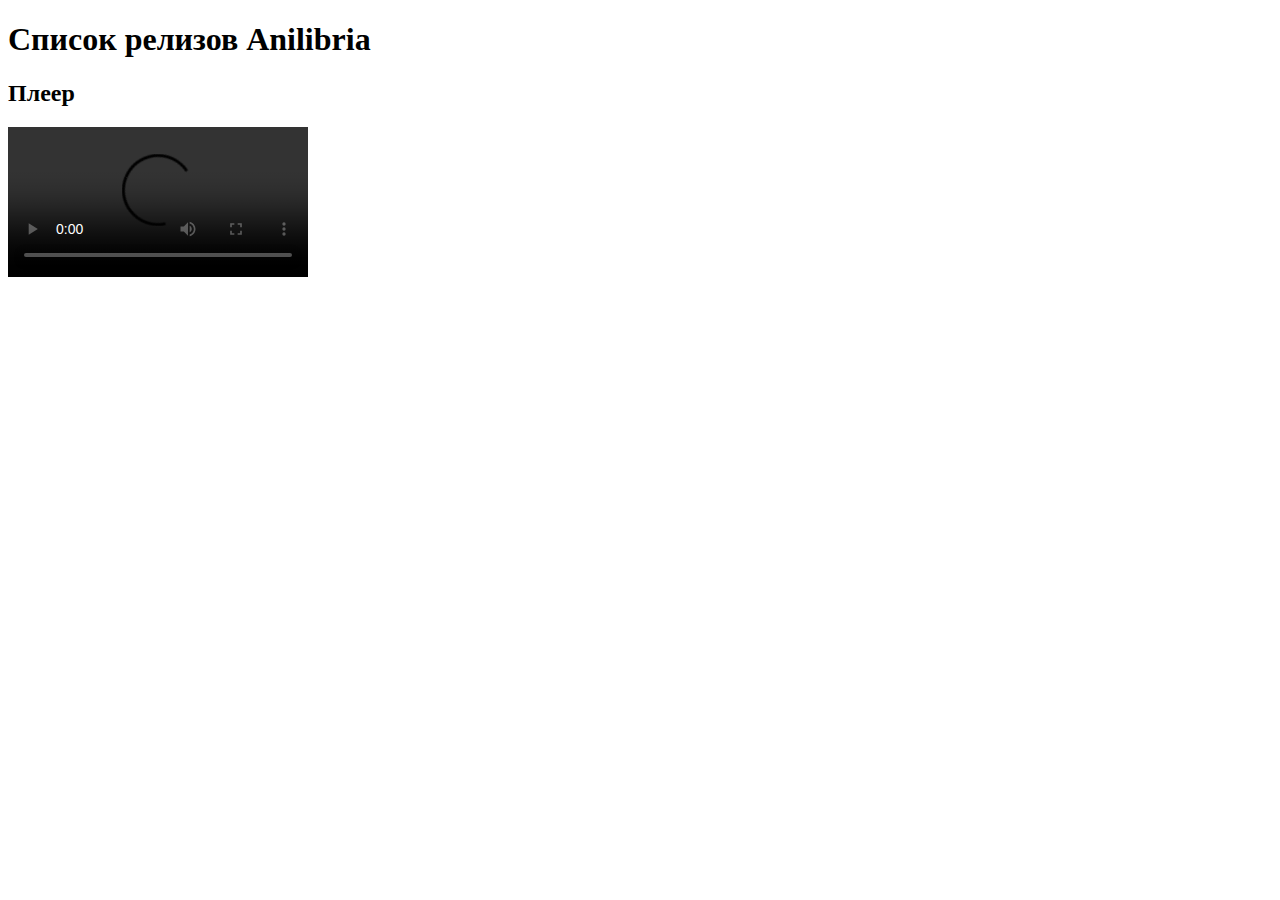
<file: test.html>
<!DOCTYPE html>
<html lang="en">
<head>
    <meta charset="UTF-8">
    <meta name="viewport" content="width=device-width, initial-scale=1.0">
    <title>Anilibria Player</title>
</head>
<body>
    <h1>Список релизов Anilibria</h1>
    <ul id="release-list"></ul>
    
    <h2>Плеер</h2>
    <video id="anilibria-player" controls>
        <source id="anilibria-source" src="" type="application/x-mpegURL">
        Your browser does not support the video tag.
    </video>

    <script>
        async function getTitles() {
            const url = 'https://api.anilibria.tv/v2/getTitles';
            try {
                const response = await fetch(url, {
                    method: 'POST',
                    headers: {
                        'Content-Type': 'application/json'
                    },
                    body: JSON.stringify({
                        filter: {},
                        sort: 'updated'
                    })
                });
                if (!response.ok) {
                    throw new Error(`Error: ${response.status}`);
                }
                const data = await response.json();
                return data.list;
            } catch (error) {
                console.error(error);
                return [];
            }
        }

        async function getTitleInfo(titleId) {
            const url = `https://api.anilibria.tv/v2/getTitle?id=${titleId}`;
            try {
                const response = await fetch(url);
                if (!response.ok) {
                    throw new Error(`Error: ${response.status}`);
                }
                const data = await response.json();
                return data;
            } catch (error) {
                console.error(error);
                return null;
            }
        }

        async function loadVideo(titleId) {
            const titleInfo = await getTitleInfo(titleId);
            if (titleInfo && titleInfo.player && titleInfo.player.playlist && titleInfo.player.playlist.length > 0) {
                const player = document.getElementById('anilibria-player');
                const source = document.getElementById('anilibria-source');
                // Пример использования первой доступной ссылки
                source.src = titleInfo.player.playlist[0].hls;
                player.load();
            } else {
                console.error('No valid playlist found or invalid title info');
            }
        }

        async function displayReleases() {
            const releases = await getTitles();
            const releaseList = document.getElementById('release-list');
            releases.forEach(release => {
                const listItem = document.createElement('li');
                listItem.textContent = `${release.names.ru}`;
                listItem.style.cursor = 'pointer';
                listItem.onclick = () => loadVideo(release.id);
                releaseList.appendChild(listItem);
            });
        }

        // Отображаем список релизов при загрузке страницы
        displayReleases();
    </script>
</body>
</html>
</file>
<file: Popularity/pop-2.css>
h3{
    margin-bottom: 0;
    font-size: 28px;
    font-weight: 700;
    padding: 13px;
}

.popularity{
    display: flex;
    justify-content: space-between;
}

.recently-updated{
    max-width: 966px;
    width: 966px;
}

.recently-updated h3{
    background-color: #3B4866;
    color: #ACCDFF;
}
.popularity-header{
    background-color: #3B4866;
    display: flex;
    align-items: center;
    justify-content: space-between;
}
.popularity-icons{
    display: flex;
    align-items: center ;
    gap: 16px;
    padding-right: 20px;
}


.recently-updated-content {
    display: flex;
    flex-wrap: wrap;
    gap: unset;
    justify-content: space-around;
    row-gap: 10px;
    padding-top: 16px;
    background-color: #1C2639;
}

.recently-updated-card {
    min-width: 471px;
    max-width: 471px;
    background-color: #3B4866;
    position: relative;
    display: flex;
}

.card-anime-title{
    position: absolute;
    bottom: 0;
    display: flex;
    flex-wrap: wrap;
    font-size: 14px;
    font-weight: 500;
}

.anime-genre{
    padding: 6px 10px;
    background-color: #325AA6;
    border-radius: 24px;
}
.recently-updated-card a::before {
    content: "";
    position: absolute;
    left: 0;
    width: 100%;
    height: 100%;
    max-height: 256px;
    max-width: 207px;
    z-index: 1;
    opacity: 0;
    transition: opacity 0.2s ease;
    top: 0;
}
.recently-updated-card a::after {
    background: black;
    content: "";
    position: absolute;
    left: 0;
    width: 100%;
    height: 100%;
    max-height: 256px;
    max-width: 193px;
    z-index: 1;
    opacity: 0;
    transition: opacity 0.2s ease;
}

.recently-updated-card img {
    min-width: 193px;
    max-width: 193px;
    max-height: 256px;
    min-height: 256px;
    position: relative;
    transition: opacity 0.3s ease;
}

.rec-card-desk{

}
.form-ep {
    display: flex;
    align-items: center;
    gap: 5px;
}

/* filter */


.filter{
    min-width: 324px;
    max-width: 435px;
}

.title-filter{
    display: flex;
    font-size: 19px;
    font-weight: 700;
    padding: 16px 20px;
    gap: 10px;
    background-color: #3B4866;
}


.carousel-indicators{
    display: flex;
    gap: 10px;
}
.carousel-indicator{
    display: flex;
    background-color: #5A72A0;
    width: 40px;
    height: 40px;
    justify-content: center;
    align-items: center;
    border-radius: 20px;
    color: black;
    font-size: 19px;
    font-weight: 700;
    cursor: pointer;
}

.carousel-indicator.active{
    background-color: #ACCDFF;
}

.carousel-controls{
    display: flex;
    justify-content: center;
    gap: 10px;
    padding-top: 40px;
}

.carousel-button{
    font-size: 30px;
    cursor: pointer;
}


.filter {
    min-width: 324px;
    max-width: 324px;
}

.filter-category {
    /* border-bottom: 1px solid #5A72A0;
    padding: 10px 0; */
}

.filter-category h4 {
    cursor: pointer;
    margin: 0;
    padding: 10px 20px;
    color: #FFFF;
    font-size: 18px;
    font-weight: 700;
    background-color: #5A72A0;
}

.filter-content {
    display: none;
    padding: 10px 20px;
    background-color: #3B4866;
}

.filter-options label {
    display: block;
    margin-bottom: 5px;
    min-width: 90px;
}

.filter-options  {
    display: flex;
    flex-wrap: wrap;
    /* gap: 40px; */
    justify-content: space-around;
    row-gap: 5px;

}

button#apply-filters {
    display: block;
    width: 100%;
    padding: 10px;
    background-color: #8D9FC2;
    color: white;
    font-size: 16px;
    font-weight: 700;
    cursor: pointer;
    border: none;
    
}

input[type="checkbox"]{
    background-color: #ACCDFF;
}

/* input[type="checkbox"]:checked label{
    background-color: #ACCDFF;
} */
#year-options{
    font-size: 14px;
}
#genre-options, #type-options{
    justify-content: unset;
    column-gap: 2px;    
    font-size: 12px;
    font-weight: 400;
}
#genre-options label{
    width: 130px;
}

.screen-blur{
    position: fixed;
    width: 100%;
    min-height: 100%;
    backdrop-filter: blur(10px);
    z-index: 9;
    display: none;
}
</file>
<file: Popularity/pop.css>
h3{
    margin-bottom: 0;
    font-size: 28px;
    font-weight: 700;
    padding: 13px;
}

.popularity{
    display: flex;
    justify-content: space-between;
}

.recently-updated{
    max-width: 828px;
    width: 828px;
}

.recently-updated h3{
    background-color: #3B4866;
    color: #ACCDFF;
}
.popularity-header{
    background-color: #3B4866;
    display: flex;
    align-items: center;
    justify-content: space-between;
}
.popularity-icons{
    display: flex;
    align-items: center ;
    gap: 16px;
    padding-right: 20px;
}


.recently-updated-content {
    display: flex;
    flex-wrap: wrap;
    gap: unset;
    justify-content: space-around;
    row-gap: 10px;
    padding-top: 16px;
    background-color: #1C2639;
}

.recently-updated-card {
    min-width: 193px;
    max-width: 193px;
    background-color: #3B4866;
    position: relative;
}
.recently-updated-card a::before {
    content: "";
    position: absolute;
    left: 0;
    width: 100%;
    height: 100%;
    max-height: 256px;
    max-width: 207px;
    z-index: 1;
    opacity: 0;
    transition: opacity 0.2s ease;
    top: 0;
}
.recently-updated-card a::after {
    background: black;
    content: "";
    position: absolute;
    left: 0;
    width: 100%;
    height: 100%;
    max-height: 256px;
    max-width: 207px;
    z-index: 1;
    opacity: 0;
    transition: opacity 0.2s ease;
}

.recently-updated-card img {
    min-width: 193px;
    max-width: 193px;
    max-height: 256px;
    min-height: 256px;
    position: relative;
    transition: opacity 0.3s ease;
}


/* filter */


.filter{
    min-width: 324px;
    max-width: 435px;
}

.title-filter{
    display: flex;
    font-size: 19px;
    font-weight: 700;
    padding: 16px 20px;
    gap: 10px;
    background-color: #3B4866;
}


.carousel-indicators{
    display: flex;
    gap: 10px;
}
.carousel-indicator{
    display: flex;
    background-color: #5A72A0;
    width: 40px;
    height: 40px;
    justify-content: center;
    align-items: center;
    border-radius: 20px;
    color: black;
    font-size: 19px;
    font-weight: 700;
    cursor: pointer;
}

.carousel-indicator.active{
    background-color: #ACCDFF;
}

.carousel-controls{
    display: flex;
    justify-content: center;
    gap: 10px;
    padding-top: 40px;
}

.carousel-button{
    font-size: 30px;
    cursor: pointer;
}


.filter {
    min-width: 435px;
    max-width: 435px;
}

.filter-category {
    /* border-bottom: 1px solid #5A72A0;
    padding: 10px 0; */
}

.filter-category h4 {
    cursor: pointer;
    margin: 0;
    padding: 10px 20px;
    color: #FFFF;
    font-size: 18px;
    font-weight: 700;
    background-color: #5A72A0;
}

.filter-content {
    display: none;
    padding: 10px 20px;
    background-color: #3B4866;
}

.filter-options label {
    display: block;
    margin-bottom: 5px;
    min-width: 90px;
}

.filter-options  {
    display: flex;
    flex-wrap: wrap;
    /* gap: 40px; */
    justify-content: space-around;
    row-gap: 5px;

}

button#apply-filters {
    display: block;
    width: 100%;
    padding: 10px;
    background-color: #8D9FC2;
    color: white;
    font-size: 16px;
    font-weight: 700;
    cursor: pointer;
    border: none;
    
}

input[type="checkbox"]{
    background-color: #ACCDFF;
}

/* input[type="checkbox"]:checked label{
    background-color: #ACCDFF;
} */
#year-options{
    font-size: 14px;
}
#genre-options, #type-options{
    justify-content: unset;
    column-gap: 2px;    
    font-size: 12px;
    font-weight: 400;
}
#genre-options label{
    width: 130px;
}

.screen-blur{
    position: fixed;
    width: 100%;
    min-height: 100%;
    backdrop-filter: blur(10px);
    z-index: 9;
    display: none;
}
</file>
<file: assets/style.css>
@import url(reset.css);
html{
    height: 100%;
}
::-webkit-scrollbar{
    width: 10px;
}


/* Track */
::-webkit-scrollbar-track {
    background: #f1f1f11d; 
  }
   
  /* Handle */
  ::-webkit-scrollbar-thumb {
    background: #888; 
  }
  
body{
    font-family: "Montserrat", sans-serif;
    background-color: #1A2130;
    color: #ffff;
    min-height: 100%;
}
ul{
    margin-bottom: 0;
}

/* header */
.header-contain{
    padding-top: 18px;
    color: #ffff;
    position: fixed;
    z-index: 10;
    display: flex;
    width: 100vw;
    justify-content: space-between;
    background-color: none;
    transition: background-color 0.3s ease;
    padding-bottom: 20px;
}
.header-title{
    font-weight: 700;
    padding: 10px;
    background-color: #8D9FC2;
    font-size: 19px;
}
.header-contain ul{
    margin-bottom: 0;
}
.header-list, .header-list-2{
    gap: 40px;
    margin-left: 60px;
    display: flex;
    align-items: center;
}
.header-list-2 input{
    width: 255px;
    height: 37px;
    border-radius: 12px;
    background-color: #ffff;
    color: #8D9FC2;
    background-image: url(Images/searcher.png);
    background-repeat: no-repeat;
    background-position: 95% 50%;
    padding-left: 10px;
}

.header-list-2 input::placeholder{
    color: #8D9FC2;
}

.header-contain.scrolled {
    background-color: #1a2130e5; 
    transition: background-color 0.3s ease;

}
.login{
    margin-right: 70px;
    padding: 8px 16px;
    background: #8D9FC2;
    border-radius: 8px;
    line-height: 19.5px;
    font-weight: 600;
    cursor: pointer;
    user-select: none;
}

/* .login-button{
    padding: 16px;
    background: #3B4866;
    font-weight: 600;
} */


/* container */
.container-1{
    padding: 10px 60px 10px 60px;
}
/* carousel */
.carousel {
    width: 100%; 
    height: 623px; 
    overflow: hidden; 
}
.carousel img {
    width: 100%; 
    height: 100%;
    object-fit: cover; 
    object-position: center; 
    /* transform: translateY(-15%); */

}
.carousel-item:nth-child(2) img{
    transform: translateY(0);
}
.carousel::after {
    content: "";
    position: absolute;
    top: 0;
    left: 0;
    width: 100%;
    height: 100%;
    background: #1A213099;
                
    pointer-events: none;
}
.carousel-control-prev,
.carousel-control-next{
      top: 85%;
      
}
.carousel-control-prev{
    transform: translateX(250%);
}
.carousel-control-next{
    transform: translateX(-250%);
}

.carousel-content{
    color: white;
    position: absolute;
    top: 200px;
    left: 0;
    z-index: 1;
}
.carousel-content h1{
    font-size: 56px;
}

/* carousel-inf */

.spotlight{
    font-size: 28px;
    font-weight: 700;
}
.carousel-title{
    max-width: 690px;
    font-size: 56px;
    font-weight: 700;
    line-height: 68.26px;
}
.three-inf-boxes{
    width: fit-content;
    height: 26px;
    background-color: #8D9FC2;
    border-radius: 8px;
    display: flex;
    padding: 0 5px;
    gap: 2px;
    align-items: center;
}
.anime-inf-element{
    display: flex;
    gap: 5px;
    align-items: center;
}
.anime-inf-element img, .three-inf-boxes img{
    position: relative;
    /* top: 2px; */
}
.anime-inf-list{
    display: flex;
    gap: 20px;
    margin-bottom: 21px;
}

.main-slider-anime-information-list img{
    width: 16px;
    height: 16px;
}

.carousel-content h1,h2{
    margin-bottom: 25px;
}
.watch-button{
    background-color: #8D9FC2;
    width: 122px;
    height: 36px;
    color: black;
    font-weight: 500;
    font-size: 14px;
    display: flex;
    gap: 5px;
    align-items: center;
    border-radius: 8px;
    justify-content: center ;
    position: relative;
    margin-top: 20px;
}
.watch-button img{
    position: relative;
    width: 16px;
    height: 16px;
}
.three-box{
    display: flex;
    gap: 5px;
}
.anime-slider-desk{
    font-size: 14px;
    max-width: 770px;
    line-height: 17.07px;
    font-weight: 400;
}

.carousel-item .container-1{
    padding: 0px 60px 0px 60px;
}


/* .wrapper{
    position: relative;
}
.wrapper .anime-list{
    white-space: nowrap;
    display: inline-block;
}
.anime{
    display: flex;
} */

.anime-list, .anime, .anime img, .anime-details {
    user-select: none; 
}

.anime-list img {
    pointer-events: none; /* Disable pointer events for images */
}
.anime-list {
    display: flex;
    flex-wrap: nowrap; 
    overflow-x: hidden; 
    /* padding: 10px; */
    gap: 16px;
    cursor: pointer;
}
.anime-link:active{
    cursor: grab    ;
}
.anime-list:active{
    cursor: grab;
}

.anime-list::-webkit-scrollbar{
    display: none;
}

.anime {
    flex: 0 0 auto; 
    display: block;
    max-width: 251px;
    text-overflow: ellipsis;
    position: relative;
    overflow: hidden;
}

.anime img {
    display: block; 
    height: auto; 
    object-fit: cover;
    object-position: center;
    min-width: 251px;
    min-height: 320px;
    max-height: 320px;
    position: relative;
}
.anime a::after {
    content: "";
    background: black;
    opacity: 0;
    left: 0;
    top: 0;
    position: absolute;
    width: 100%;
    height: 100%;
    max-height: 320px;
    transition: opacity 0.2s ease;
}
.anime a::before {
    content: "";
    background: url(Images/play\ button.png) no-repeat center;
    opacity: 0;
    left: 0;
    top: 0;
    position: absolute;
    width: 100%;
    height: 100%;
    max-height: 320px;
    z-index: 10;
}

.anime a:hover:after {
    opacity: 0.5;
}
.anime a:hover::before {
    opacity: 1;
}
.anime-details .title{
    display: block;
    flex-wrap: nowrap;
    overflow-x: hidden;
    white-space: nowrap;
    text-overflow: ellipsis;
    width: 100%;
    padding: 7px 10px;
    font-weight: 700;
    font-size: 18px;
    gap: 10px;
}

.anime-details .title span{
    font-size: 28px;
    color: #8D9FC2;
    margin-right: 10px;
}

.anime-details{
    color: #ffff;
    background: linear-gradient(90deg, #3B4866 9.09%, #8D9FC2 105.02%);
    display: block;
    flex-wrap: nowrap;
    overflow-x: hidden;
    white-space: nowrap;
    text-overflow: ellipsis;
    width: 100%;
}
.anime-link {
    text-decoration: none; 
    color: inherit; 
    display: block; 
}

.anime-link img {
    user-select: none; 
}
.scroll-menu{
    display: flex;
    align-items: center;
    justify-content: space-between;
}
.scrollbar-wrapper{
    position: relative;
    background-color: #3B4866;
    width: 95%;
    height: 5px;
    border-radius: 10px;
    top: 4px;
}

.scroll-bar{
    content: "";
    top: 0;
    left: 0;
    height: 4px;
    width: 10%;
    background-color: #83B4FF;
    position: absolute;
    border-radius: 10px;
    
}
.scroll-bar:hover{
    cursor: pointer;
}


.chevron{
    transform: scale(200%);
    cursor: pointer;
    user-select: none;
    color: #8D9FC2;
}

.tooltipi {
    position: absolute;
    background-color: rgba(0, 0, 0, 0.8);
    color: white;
    padding: 10px;
    border-radius: 5px;
    z-index: 1000;
    width: 381px;
    height: 421px;
    box-shadow: 0 2px 8px rgba(0, 0, 0, 0.3);
    opacity: 0;
    transition: opacity 0.2s ease-in-out;
}
#anime-list {
    position: relative; /* Создать контекст наложения для контейнера */
    z-index: 1;
}
.wrapper{
    position: relative;
}



/* New anime */
.new-added h3{
    margin-bottom: 0;
}
.new-top{
    display: flex;
    justify-content: space-between;
}
/* .new-top .container-1{
    display: flex;
    gap: 15px;
} */
.new-added{

}
.new-another-color{
    background-color: #3B4866;
}
/* .another-color:nth-child(1){
    background-color: #1C2639;
} */
.another-color:nth-child(2n+1) {
    background-color: #1C2639;
}
.another-color:nth-child(2n) {
    background-color: #3B4866;
}

.new-added-anime{
    display: flex;
    gap: 15px;
    width: 430px;
    height: 240px;
    padding: 20px;
}

.new-added-1{
    padding: 16px 20px;
    font-size: 28px;
    font-weight: 700;
}

.mini-elipse{
    width: 16px;
    height: 16px;
}
.new-added-anime img{
    width: 140px;
    height: auto;
    object-fit: cover;
    object-position: center;
}

.view-more{
    padding: 20px;
    display: flex;
    justify-content: center;
    gap:10px;
}

.new-added-anime-desk-list{
    display: flex;
    gap: 10px;
}
.new-added-anime-name{
    font-size: 19px;
    font-weight: 700;
    color: #FDFFE2;
}
.new-added-anime-element{
    display: flex;
    align-items: center;
    gap: 3.5px;
    
}

.view-more .chevron{
    position: relative;
    top: -2px;
}

/* Estimated schedule */
.schedule-rate{
    display: flex;
    gap: 60px;
}
.schedule-rate h2{
    margin-bottom: 0;
    font-size: 28px;
    font-weight: 700;
    color: #FBFFC9;
}
.estimated-schedule{
    display: flex;
    width: 828px;
    flex-direction: column;
}
.most-viewed{
    width: 432px;
}
.estimated-schedule-header{
    display: flex;
    gap: 26px;
    align-items: center;
    padding-bottom: 13px;
    
}

.today-date{
    background-color: #3B4866;
    padding: 10px;
    border-radius: 12px;
    font-size: 19px;
    font-weight: 700;
}

.date-carousel-wrapper{
    display: flex;
    position: relative;
    background-color: #1C2639;
    padding: 20px 0;
}
.date-carousel{
    display: flex;
    gap: 6px;
    flex-wrap: nowrap;
    overflow-x: hidden; 
    width: 780px;
    margin: auto;
    white-space: nowrap;
    position: relative;
}
.date-cell{
    display: flex;
    flex-direction: column;
    align-items: center;
    width: 106px;
    height: 61px;
    background-color: #3B4866;
    justify-content: center;
    border-radius: 12px;
    min-width: 106px;
    text-align: center;
    cursor: pointer;
}

.date-cell:hover{
    background-color: #5A72A0;
}

.date-cell.active{
    background-color: #5A72A0;
}

.date-carousel-btn{
    background-color: #ffff;
    width: 24px;
    height: 24px;
    color: #8D9FC2;
    border-radius: 20px;
    top: 39%;
    position: absolute;
}

.date-carousel-btn.right{
    right: 10px;
    z-index: 1;
}
.date-carousel-btn.left{
    left: 10px;
    z-index: 1;
}
/* new ser rel */

.new-ser{
    display: flex;
    justify-content: space-between;
    padding: 16px 24px;
}

.new-ser:nth-child(2n +1 ){
    background-color: #1C2639;
}

.date-name{
    display: flex;
    gap: 25px;
    align-items: center;
}

.episode{
    display: flex;
    align-items: center;
    gap: 10px;
    /* padding: 8px 15px; */
    background-color: #3B4866;
    border-radius: 6px;
    max-width: 165px;
    min-width: 165px;
    width: 165px;
    height: 36px;
    justify-content: center;
}
.show-more{
    display: flex;
    justify-content: center;
    background-color: #3B4866;
    padding: 16px 0;
    cursor: pointer;
}


/* most-viewed */

.day-week-month{
    display: flex;
    justify-content: space-around;
    border-radius: 8px;
}

.day-week-month-element{
    background-color: #3B4866;
    text-align: center;
    padding: 10px 0;
    cursor: pointer;
}
.day-week-month-element.active{
    background-color: #5A72A0;
}
.day{
    width: 130px;
    border-top-left-radius: 8px;
}
.week{
    width: 147px;
}
.month{
    width: 155px;
    border-top-right-radius: 8px;
}



/* most viewed anime */
.most-viewed h2{
    padding-top: 2px;
    padding-bottom: 29px;
}
.most-viewed-anime{
    display: flex;
    padding-top: 14px;
}
.most-viewed-anime:last-child{
    padding-bottom: 7px;
}
.most-viewed-wrapper{
    background-color: #1C2639;
    border-top-left-radius: 8px;
    border-top-right-radius: 8px;
}
.most-viewed-anime-title{
    font-size: 16px;
    font-weight: 600;
    padding-bottom: 15px;
    line-height: 19.5px;
    max-width: 250px;
}
.counter{
    width: 20%;
    min-width: 20%;
    display: flex;
    align-items: center;
    justify-content: center;
    font-size: 28px;
    font-weight: 700;
    text-decoration: underline;
}
.most-viewed-anime img{
    min-width: 70px;
    max-width: 70px;
    width: 70px;
    height: 90px;
}

.most-viewed-anime-element{
    display: flex;
    gap: 10px;
}
    /* .most-viewed-anime-element-content{
        display: flex;
        row-gap: 15px;
        flex-direction: column;
    } */
.likes-views img{
    width: 18px;
    min-width: 18px;
    max-width: 18px;
    height: 18px;
}

.likes-views{
    gap: 15px;
    display: flex;
    font-size: 12px;
}


/* Recently updated */
.recently-updated-content{
    display: flex;
    flex-wrap: wrap;
    gap: 15px;
}
.recently-updated-card{
    min-width: 207px;
    max-width: 207px;
    background-color: #3B4866;
    position: relative;

}

.recently-updated-card img{
    min-width: 207px;
    max-width: 207px;
    max-height: 280px;
    min-height: 280px;
    position: relative;
    transition: opacity 0.3s ease;
}

/* .recently-updated-card a{
    background:  url(Images/play\ button.png);
    transition: opacity 0.2s ease;
}

.recently-updated-card a:hover{
    background: url(Images/play\ button.png);
    opacity: 0.5;
} */
.recently-updated-card a::after{
    background: black;
    content: "";
    position: absolute;
    left: 0;
    width: 100%;
    height: 100%;
    max-height: 280px;
    max-width: 207px;
    z-index: 1;
    opacity: 0;
    transition: opacity 0.2s ease;
}
.recently-updated-card a::before{
    background:url(Images/play\ button.png) no-repeat center;
    content: "";
    position: absolute;
    left: 0;
    width: 100%;
    height: 100%;
    max-height: 280px;
    max-width: 207px;
    z-index: 1;
    opacity: 0;
    transition: opacity 0.2s ease;
}

.recently-updated-card a:hover::after{
    opacity: 0.5;
}
.recently-updated-card a:hover::before{
    opacity: 1;
}

.card-episods{
    width: 58px;
    height: 23px;
    background-color: #8D9FC2;
    bottom: 74px;
    right: 5px;
    position: absolute;
    font-size: 12px;
    display: flex;
    justify-content: center;
    font-weight: 600;
    align-items: center;
}
.recently-card-information{
    padding: 12px 15px;
}

.rec-card-desk{
    display: flex;
    align-items: center;
    gap: 6px;
    color: #8D9FC2;
    font-size: 14px;
}

.dot{
    width: 5px;
    height: 5px;
    border-radius: 20px;
    background-color: #8D9FC2;
}

.card-anime-title{
    font-size: 16px;
    font-weight: 600;
}


/* login screen */

.login-screen{
    width: 522px;
    height: 575px;
    background: #1C2639;
    border: 1px solid #3B4866;
    position: absolute;
    top: 10%;
    left: 30%;
    z-index: 10;
    position: fixed;
    /* transform: translate(50%,50%); */
    /* transition:opacity 1s ease; */
    font-size: 16px;
    display: flex;
    align-items: center;
    justify-content: center;
    font-weight: 600;
    box-shadow: 0px 4px 72px 0px #00000040 inset;
    border-radius: 24px;
}

.login-screen h4{
    font-weight: 400;
}

/* .login-screen::before{
    content: "";
    position: absolute;
    left: -100%;
    top: 0;
    width: 100vw;
    height: 100vh;
    background-color: black;
    opacity: 1;
    z-index: 100;
} */

.screen-blur{
    position: fixed;
    width: 100%;
    min-height: 100%;
    backdrop-filter: blur(10px);
    z-index: 9;
    display: none;
}

.login-screen.hide{
    display: none;
    opacity: 0;
    width: 0;
    height: 0;
     user-select: none;
     pointer-events: none;
}

.login-screen input{
    margin-top: 10px;
    background-color: #ffff;
    color: #8D9FC2;
    width: 350px;
    height: 44px;
    border-radius: 8px;
    padding: 0 16px;

}



.login-content{
    display: flex;
    row-gap: 20px;
    flex-direction: column;
}

.password, .email{
    color: #FDFFE2;
}
.password{
    padding-top: 5px;
}
.welcome{
    text-align: center;
    font-size: 36px;
    font-weight: 700;
    padding-bottom: 50px;
}

.remember{
    display: flex;
    gap: 10px;
    align-items: center;
}


.remem-check{
    display: flex;
    align-items: center;
    width: 40px;
    height: 20px;
    border-radius: 120px;
    background-color: #FFFF;
    position: relative;
    transition: background-color 0.3s ease;
}
.rem-check{
    width: 18px;
    height: 18px;
    background-color: #3B4866;
    border-radius: 120px;
    position: absolute;
    left: 5%;
    transition: left 0.3s ease,background-color 0.3s ease;
}

.remember span{
    font-weight: 400;
}
.register-acc{
    display: flex;
    justify-content: center;
    gap: 10px;
    font-weight: 600;
}
.register-acc a {
    color: #8D9FC2;
}
.login-button{
    padding: 16px;
    background: #3B4866;
    font-weight: 600;
    border-radius: 8px;
}

.register-content{
    display: none;
    flex-wrap: wrap;
    flex-direction: column;
    row-gap: 8px;
}
.register-content input{
    height: 33px;
    width: 420px;
}

.reg-welcome{
    text-align: center;
    font-size: 28px;
    font-weight: 700;
    padding-bottom: 16px;
}
.reg-button{
    padding: 16px;
    margin-top: 4px;
    background-color: #3B4866;
    border-radius: 8px;

}

.have-acc{
    display: flex;
    justify-content: center;
    font-weight: 600;
    gap: 10px;
}

.have-acc a {
    color: #8D9FC2;
}

.for-pass{

}

.pass-cont{
    display: flex;
    gap: 15px;
}

.pass-cont a{
    font-size: 14px;
    font-weight: 500;
    color: #8D9FC2;
}

.register-content h4{
    margin-bottom: 0;
}
.footer-contain{
    margin-top:90px;
    background-color: #8D9FC2;
    flex-direction: column;
    display: flex;
    padding-right: 60px;
    padding-left: 60px;
    padding-bottom: 16px;
    padding-top: 16px;
}
.footer-element-one{
    margin-right:60px;
    font-weight: bold;
    font-size: 19px;
    color: #1C2639;

}
.footer-element-two{
    margin-right:60px;
    font-weight: bold;
    font-size: 19px;
    color: #FFFFFF;
}
.footer-element-three{
    font-weight: bold;
    font-size: 19px;
    color: #FFFFFF;
}
.footer-element-four{
    font-weight: 600;
    font-size: 16px;
    color: #FFFFFF;
    position: absolute;
    right: 0px;
}
.footer-element-five{
    font-weight: 600;
    font-size: 16px;
    color: #FFFFFF;
}
.footer-nav{
 position: relative;
}
.footer-place{
    padding-top: 32px;
}
.filter-page{
    display: flex;
    padding-top: 100px;
    padding-right: 60px;
    padding-left: 60px;
}
.searcher input{
    width: 367px;
    height: 58px;
    border-radius: 12px;
    background-color: #ffff;
    background-image: url(Images/searcher.png);
    background-size: 24px;
    background-repeat: no-repeat;
    background-position: right 56px bottom 50%;
    padding-left: 56px;
    font-weight: bold;
    font-size: 19px;
    color: #8D9FC2;
}
.searcher input::placeholder{
    font-size: 19px;
    font-weight: bold;
    color: #8D9FC2;
}
.filter{
    min-width: 324px;
    max-width: 435px;
}

.title-filter{
    display: flex;
    font-size: 19px;
    font-weight: 700;
    padding: 16px 20px;
    gap: 10px;
    background-color: #3B4866;
}
.filter {
    min-width: 435px;
    max-width: 435px;
}

.filter-category {
    /* border-bottom: 1px solid #5A72A0;
    padding: 10px 0; */
}

.filter-category h4 {
    cursor: pointer;
    margin: 0;
    padding: 10px 20px;
    color: #FFFF;
    font-size: 18px;
    font-weight: 700;
    background-color: #5A72A0;
}

.filter-content {
    display: none;
    padding: 10px 20px;
    background-color: #3B4866;
}

.filter-options label {
    display: block;
    margin-bottom: 5px;
    min-width: 90px;
}

.filter-options  {
    display: flex;
    flex-wrap: wrap;
    /* gap: 40px; */
    justify-content: space-around;
    row-gap: 5px;

}

button#apply-filters {
    display: block;
    width: 100%;
    padding: 10px;
    background-color: #8D9FC2;
    color: white;
    font-size: 16px;
    font-weight: 700;
    cursor: pointer;
    border: none;

}

input[type="checkbox"]{
    background-color: #ACCDFF;
}

/* input[type="checkbox"]:checked label{
    background-color: #ACCDFF;
} */
#year-options{
    font-size: 14px;
}
#genre-options, #type-options{
    justify-content: unset;
    column-gap: 2px;
    font-size: 12px;
    font-weight: 400;
}
#genre-options label{
    width: 130px;
}
.filter-responsive{
    padding-right: 60px;
    padding-left: 30px;
}
.popular-this-season{
    padding-right: 33px;
    padding-left: 60px;
    max-width: 852px;
    max-height: 407px;
}
.popular-this-season-nav{
    max-width: 852px;
    max-height: 42px;
}
</file>
